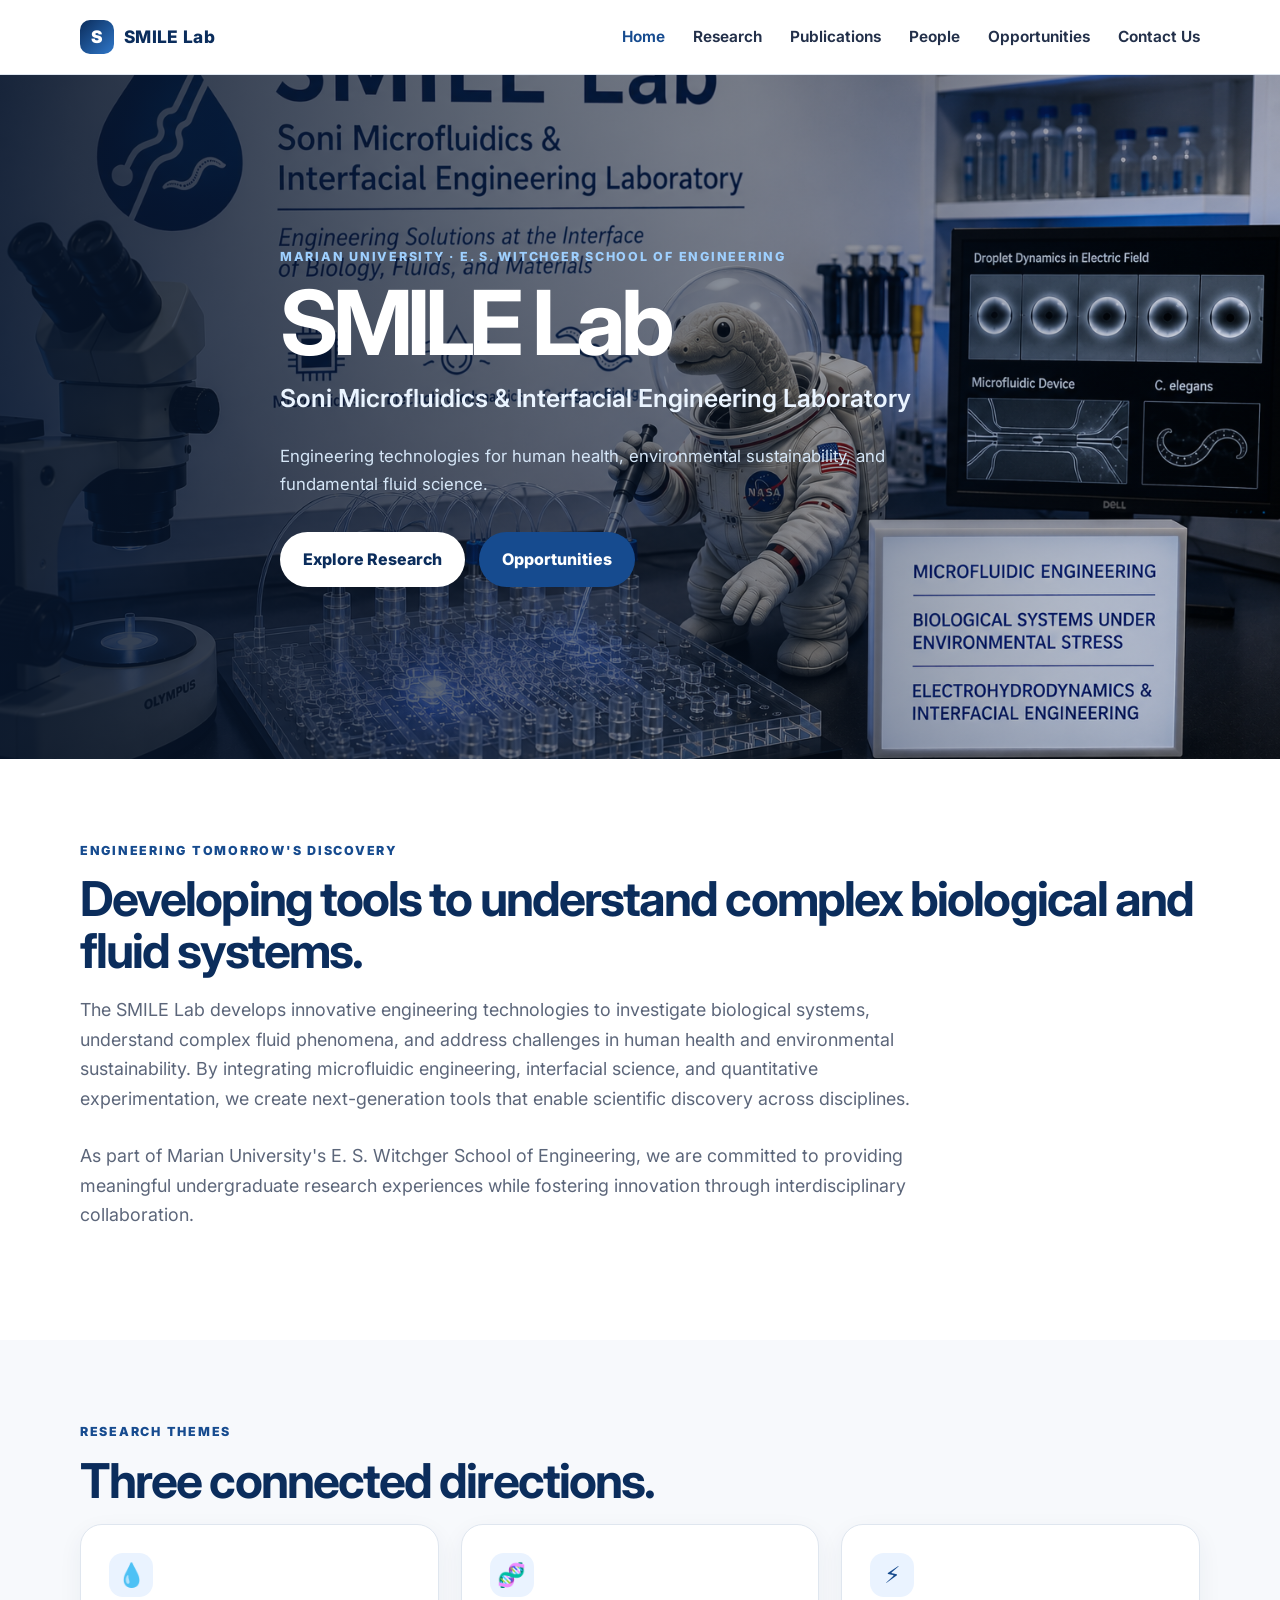
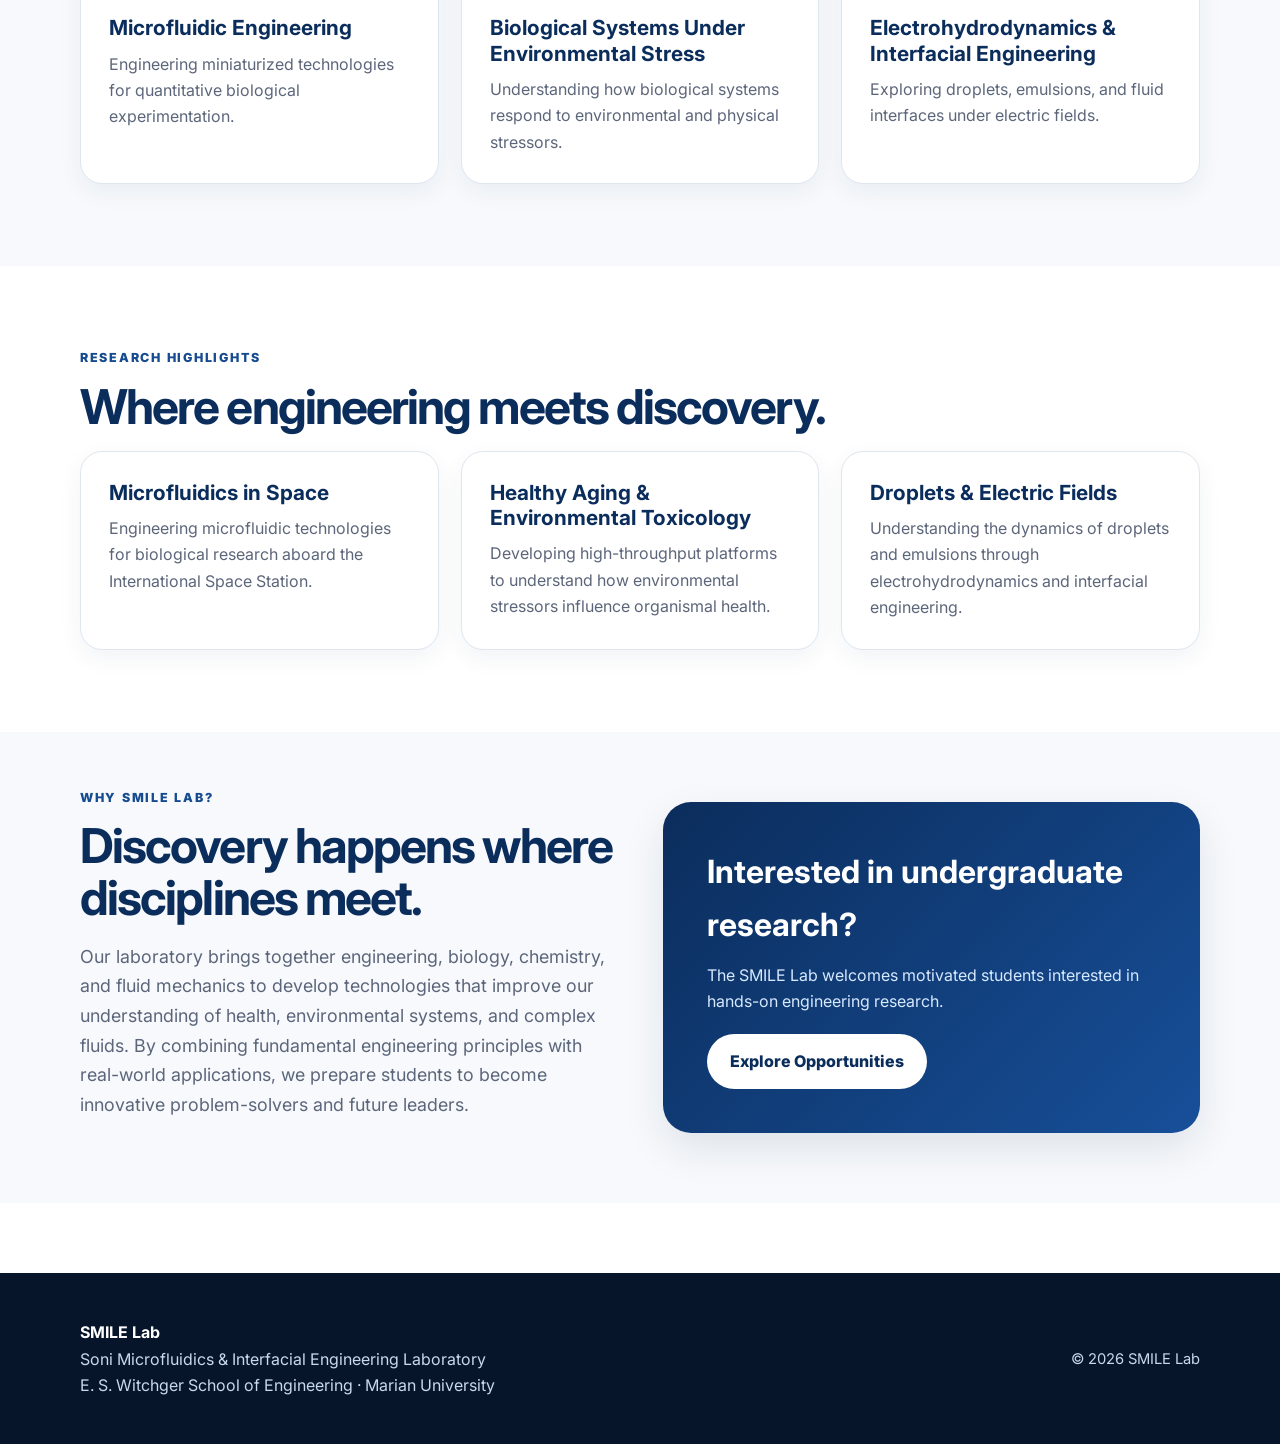
<file: index.html>
<!doctype html><html lang="en"><head><meta charset="utf-8"><meta name="viewport" content="width=device-width,initial-scale=1"><title>SMILE Lab | Marian University</title><meta name="description" content="Soni Microfluidics & Interfacial Engineering Laboratory at Marian University."><link rel="preconnect" href="https://fonts.googleapis.com"><link rel="preconnect" href="https://fonts.gstatic.com" crossorigin><link href="https://fonts.googleapis.com/css2?family=Inter:wght@400;500;650;750;800;900&display=swap" rel="stylesheet"><link rel="stylesheet" href="style.css"></head><body>
<header class="nav"><div class="container nav-inner"><a class="brand" href="index.html"><span class="brand-mark">S</span><span>SMILE Lab</span></a><button class="menu-btn">Menu</button><nav class="nav-links"><a class="active" href="index.html">Home</a><a href="research.html">Research</a><a href="publications.html">Publications</a><a href="people.html">People</a><a href="opportunities.html">Opportunities</a><a href="contact.html">Contact Us</a></nav></div></header>
<main>
<section class="hero"><img src="hero-lab.png" alt="SMILE Lab microfluidics and interfacial engineering laboratory scene"><div class="container hero-content"><div class="eyebrow">Marian University · E. S. Witchger School of Engineering</div><h1>SMILE Lab</h1><div class="subtitle">Soni Microfluidics &amp; Interfacial Engineering Laboratory</div><p class="tagline">Engineering technologies for human health, environmental sustainability, and fundamental fluid science.</p><div class="btn-row"><a class="btn btn-light" href="research.html">Explore Research</a><a class="btn btn-primary" href="opportunities.html">Opportunities</a></div></div></section>
<section><div class="container"><div class="kicker">Engineering Tomorrow's Discovery</div><h2 class="section-title">Developing tools to understand complex biological and fluid systems.</h2><p class="section-lead">The SMILE Lab develops innovative engineering technologies to investigate biological systems, understand complex fluid phenomena, and address challenges in human health and environmental sustainability. By integrating microfluidic engineering, interfacial science, and quantitative experimentation, we create next-generation tools that enable scientific discovery across disciplines.</p><p class="section-lead">As part of Marian University's E. S. Witchger School of Engineering, we are committed to providing meaningful undergraduate research experiences while fostering innovation through interdisciplinary collaboration.</p></div></section>
<section class="pale"><div class="container"><div class="kicker">Research Themes</div><h2 class="section-title">Three connected directions.</h2><div class="grid-3"><a class="card" href="research.html#ehd"><div class="icon">💧</div><h3>Microfluidic Engineering</h3><p>Engineering miniaturized technologies for quantitative biological experimentation.</p></a><a class="card" href="research.html#tox"><div class="icon">🧬</div><h3>Biological Systems Under Environmental Stress</h3><p>Understanding how biological systems respond to environmental and physical stressors.</p></a><a class="card" href="research.html#ehd"><div class="icon">⚡</div><h3>Electrohydrodynamics &amp; Interfacial Engineering</h3><p>Exploring droplets, emulsions, and fluid interfaces under electric fields.</p></a></div></div></section>
<section><div class="container"><div class="kicker">Research Highlights</div><h2 class="section-title">Where engineering meets discovery.</h2><div class="grid-3"><div class="card"><h3>Microfluidics in Space</h3><p>Engineering microfluidic technologies for biological research aboard the International Space Station.</p></div><div class="card"><h3>Healthy Aging &amp; Environmental Toxicology</h3><p>Developing high-throughput platforms to understand how environmental stressors influence organismal health.</p></div><div class="card"><h3>Droplets &amp; Electric Fields</h3><p>Understanding the dynamics of droplets and emulsions through electrohydrodynamics and interfacial engineering.</p></div></div></div></section>
<section class="pale section-sm"><div class="container split"><div><div class="kicker">Why SMILE Lab?</div><h2 class="section-title">Discovery happens where disciplines meet.</h2><p class="section-lead">Our laboratory brings together engineering, biology, chemistry, and fluid mechanics to develop technologies that improve our understanding of health, environmental systems, and complex fluids. By combining fundamental engineering principles with real-world applications, we prepare students to become innovative problem-solvers and future leaders.</p></div><div class="cta"><h2>Interested in undergraduate research?</h2><p>The SMILE Lab welcomes motivated students interested in hands-on engineering research.</p><a class="btn btn-light" href="opportunities.html">Explore Opportunities</a></div></div></section>
</main><footer class="footer"><div class="container footer-grid"><div><strong>SMILE Lab</strong><br>Soni Microfluidics &amp; Interfacial Engineering Laboratory<br>E. S. Witchger School of Engineering · Marian University</div><div class="small">© 2026 SMILE Lab</div></div></footer><script src="main.js"></script></body></html>
</file>
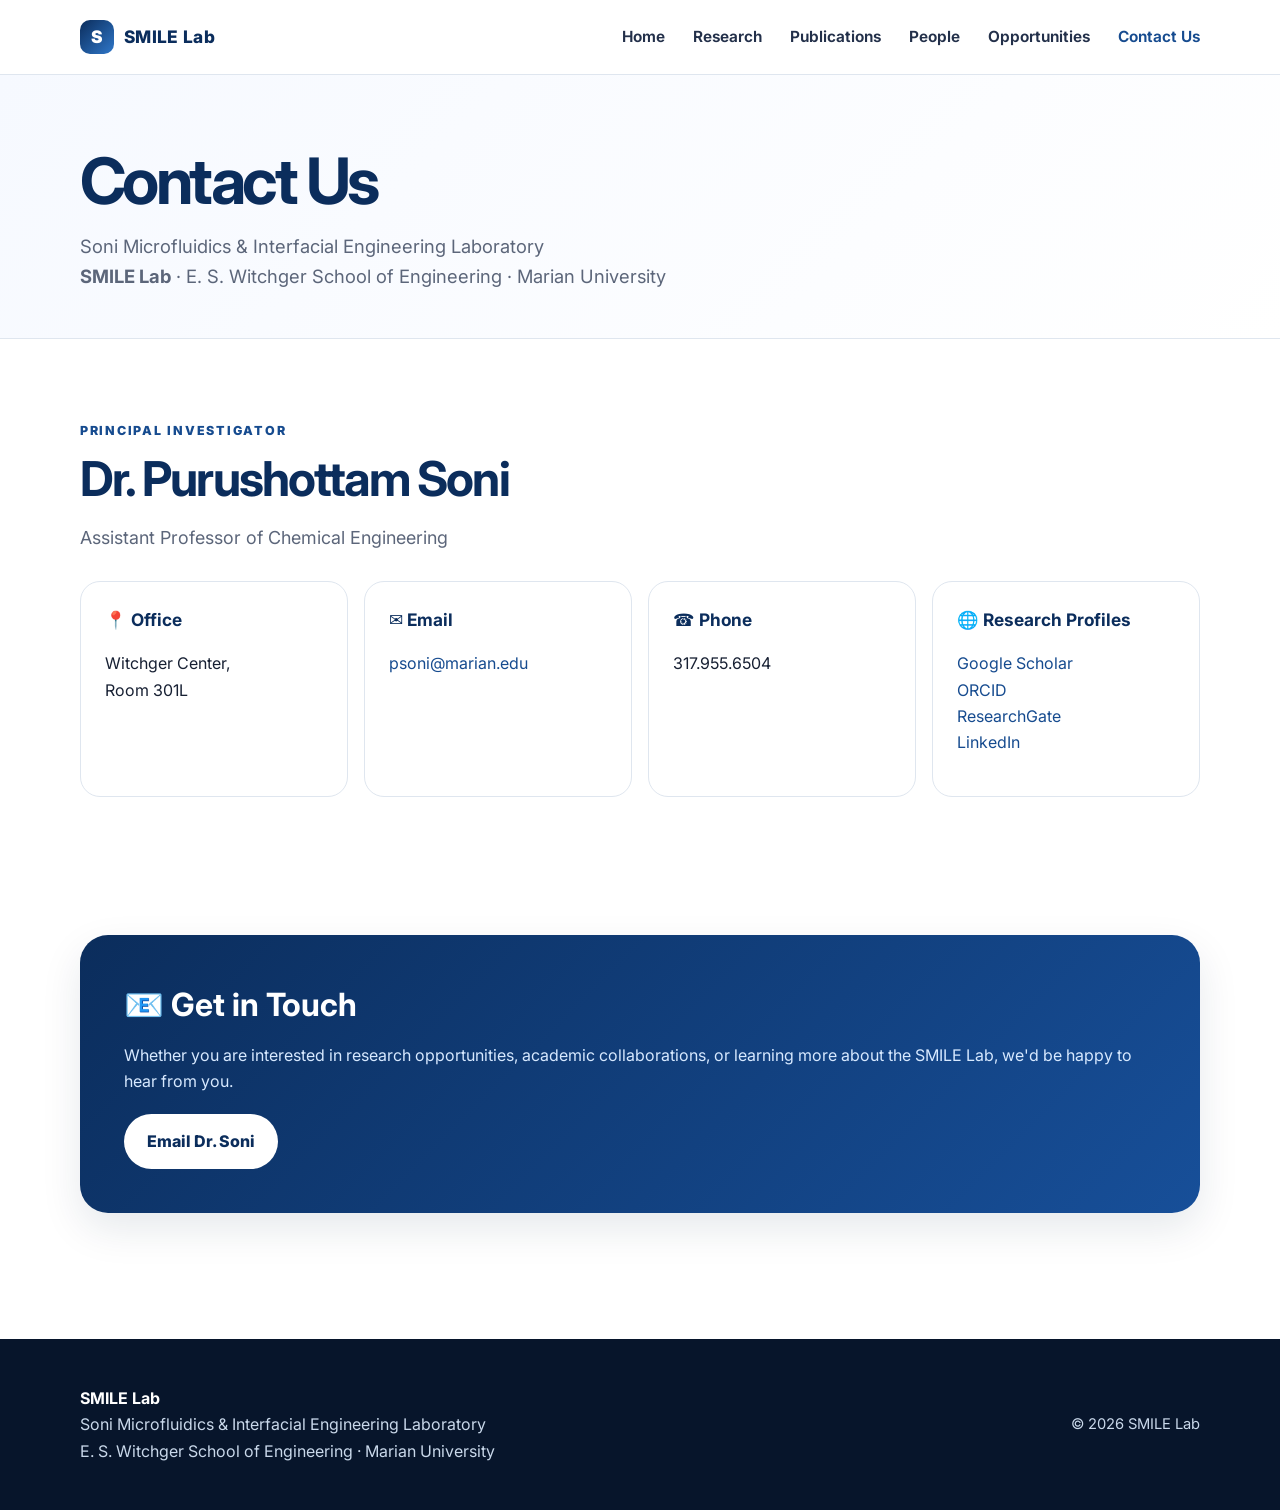
<file: contact.html>
<!doctype html><html lang="en"><head><meta charset="utf-8"><meta name="viewport" content="width=device-width,initial-scale=1"><title>Contact Us | SMILE Lab</title><link rel="preconnect" href="https://fonts.googleapis.com"><link rel="preconnect" href="https://fonts.gstatic.com" crossorigin><link href="https://fonts.googleapis.com/css2?family=Inter:wght@400;500;650;750;800;900&display=swap" rel="stylesheet"><link rel="stylesheet" href="style.css"></head><body>
<header class="nav"><div class="container nav-inner"><a class="brand" href="index.html"><span class="brand-mark">S</span><span>SMILE Lab</span></a><button class="menu-btn">Menu</button><nav class="nav-links"><a href="index.html">Home</a><a href="research.html">Research</a><a href="publications.html">Publications</a><a href="people.html">People</a><a href="opportunities.html">Opportunities</a><a class="active" href="contact.html">Contact Us</a></nav></div></header>
<main><section class="page-hero"><div class="container"><h1>Contact Us</h1><p>Soni Microfluidics &amp; Interfacial Engineering Laboratory<br><strong>SMILE Lab</strong> · E. S. Witchger School of Engineering · Marian University</p></div></section>
<section><div class="container"><div class="kicker">Principal Investigator</div><h2 class="section-title">Dr. Purushottam Soni</h2><p class="section-lead">Assistant Professor of Chemical Engineering</p><div class="contact-grid"><div class="contact-card"><h3>📍 Office</h3><p>Witchger Center,<br>Room 301L</p></div><div class="contact-card"><h3>✉️ Email</h3><p><a href="mailto:psoni@marian.edu">psoni@marian.edu</a></p></div><div class="contact-card"><h3>☎️ Phone</h3><p>317.955.6504</p></div><div class="contact-card"><h3>🌐 Research Profiles</h3><p><a href="https://scholar.google.com/citations?user=D0qEjpcAAAAJ&hl=en&oi=ao" target="_blank" rel="noopener">Google Scholar</a><br><a href="#">ORCID</a><br><a href="#">ResearchGate</a><br><a href="#">LinkedIn</a></p></div></div></div></section>
<section class="section-sm"><div class="container"><div class="cta"><h2>📧 Get in Touch</h2><p>Whether you are interested in research opportunities, academic collaborations, or learning more about the SMILE Lab, we'd be happy to hear from you.</p><a class="btn btn-light" href="mailto:psoni@marian.edu">Email Dr. Soni</a></div></div></section>
</main><footer class="footer"><div class="container footer-grid"><div><strong>SMILE Lab</strong><br>Soni Microfluidics &amp; Interfacial Engineering Laboratory<br>E. S. Witchger School of Engineering · Marian University</div><div class="small">© 2026 SMILE Lab</div></div></footer><script src="main.js"></script></body></html>
</file>
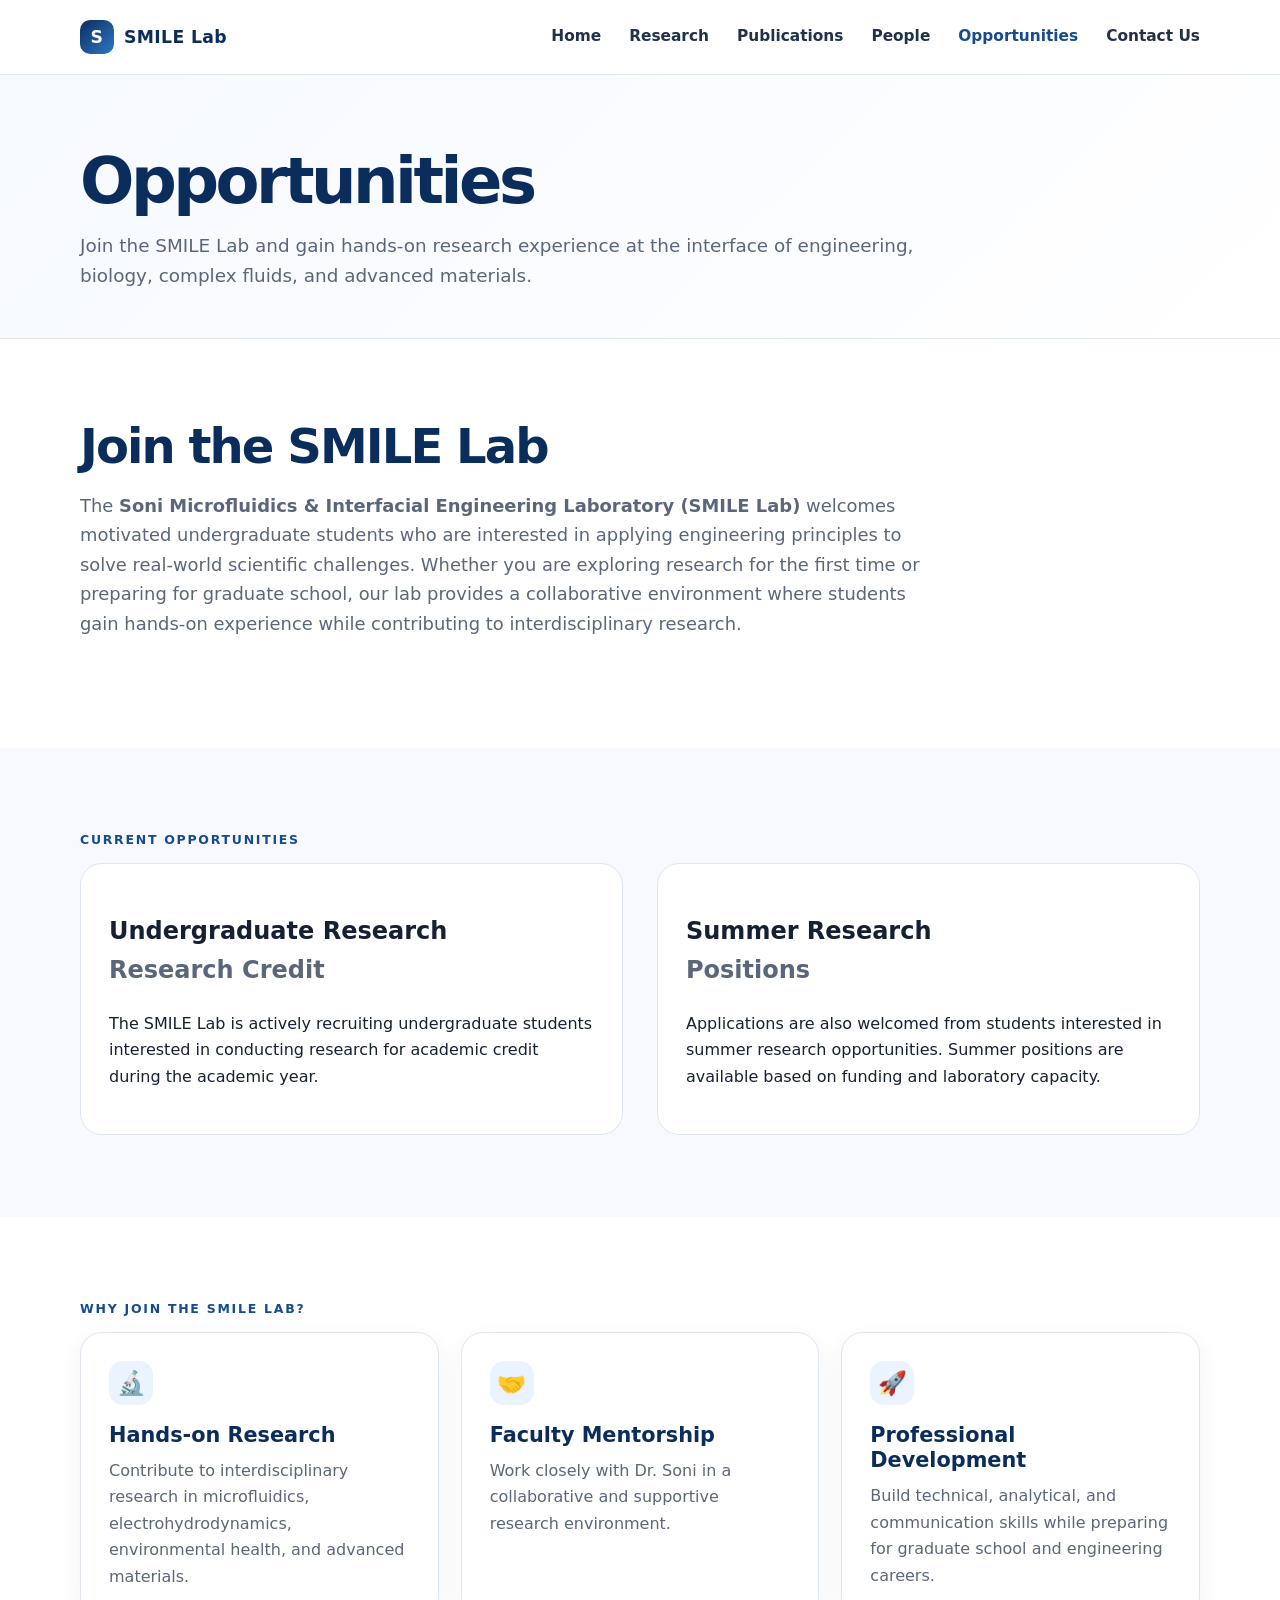
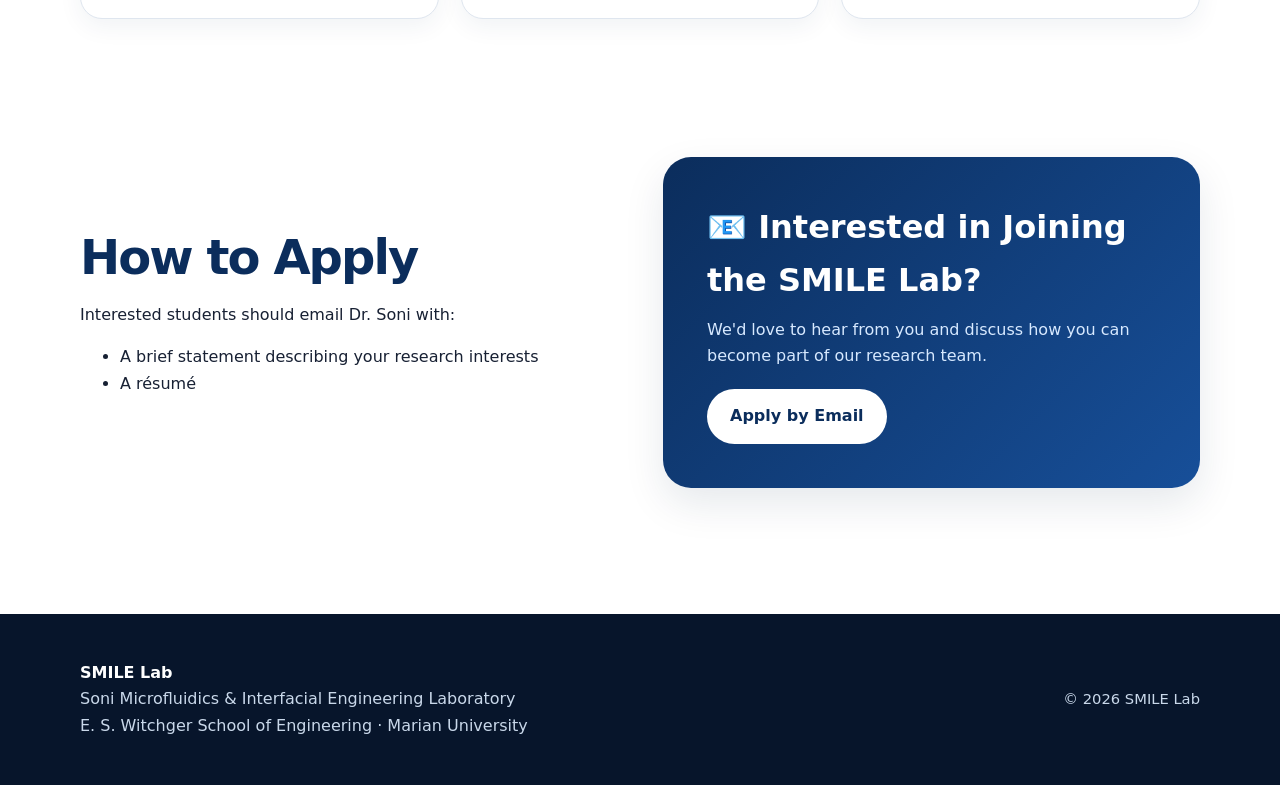
<file: join.html>
<!doctype html><html lang="en"><head><meta charset="utf-8"><meta http-equiv="refresh" content="0; url=opportunities.html"><title>Redirecting...</title></head><body><p>Redirecting to <a href="opportunities.html">Opportunities</a>.</p></body></html>
</file>
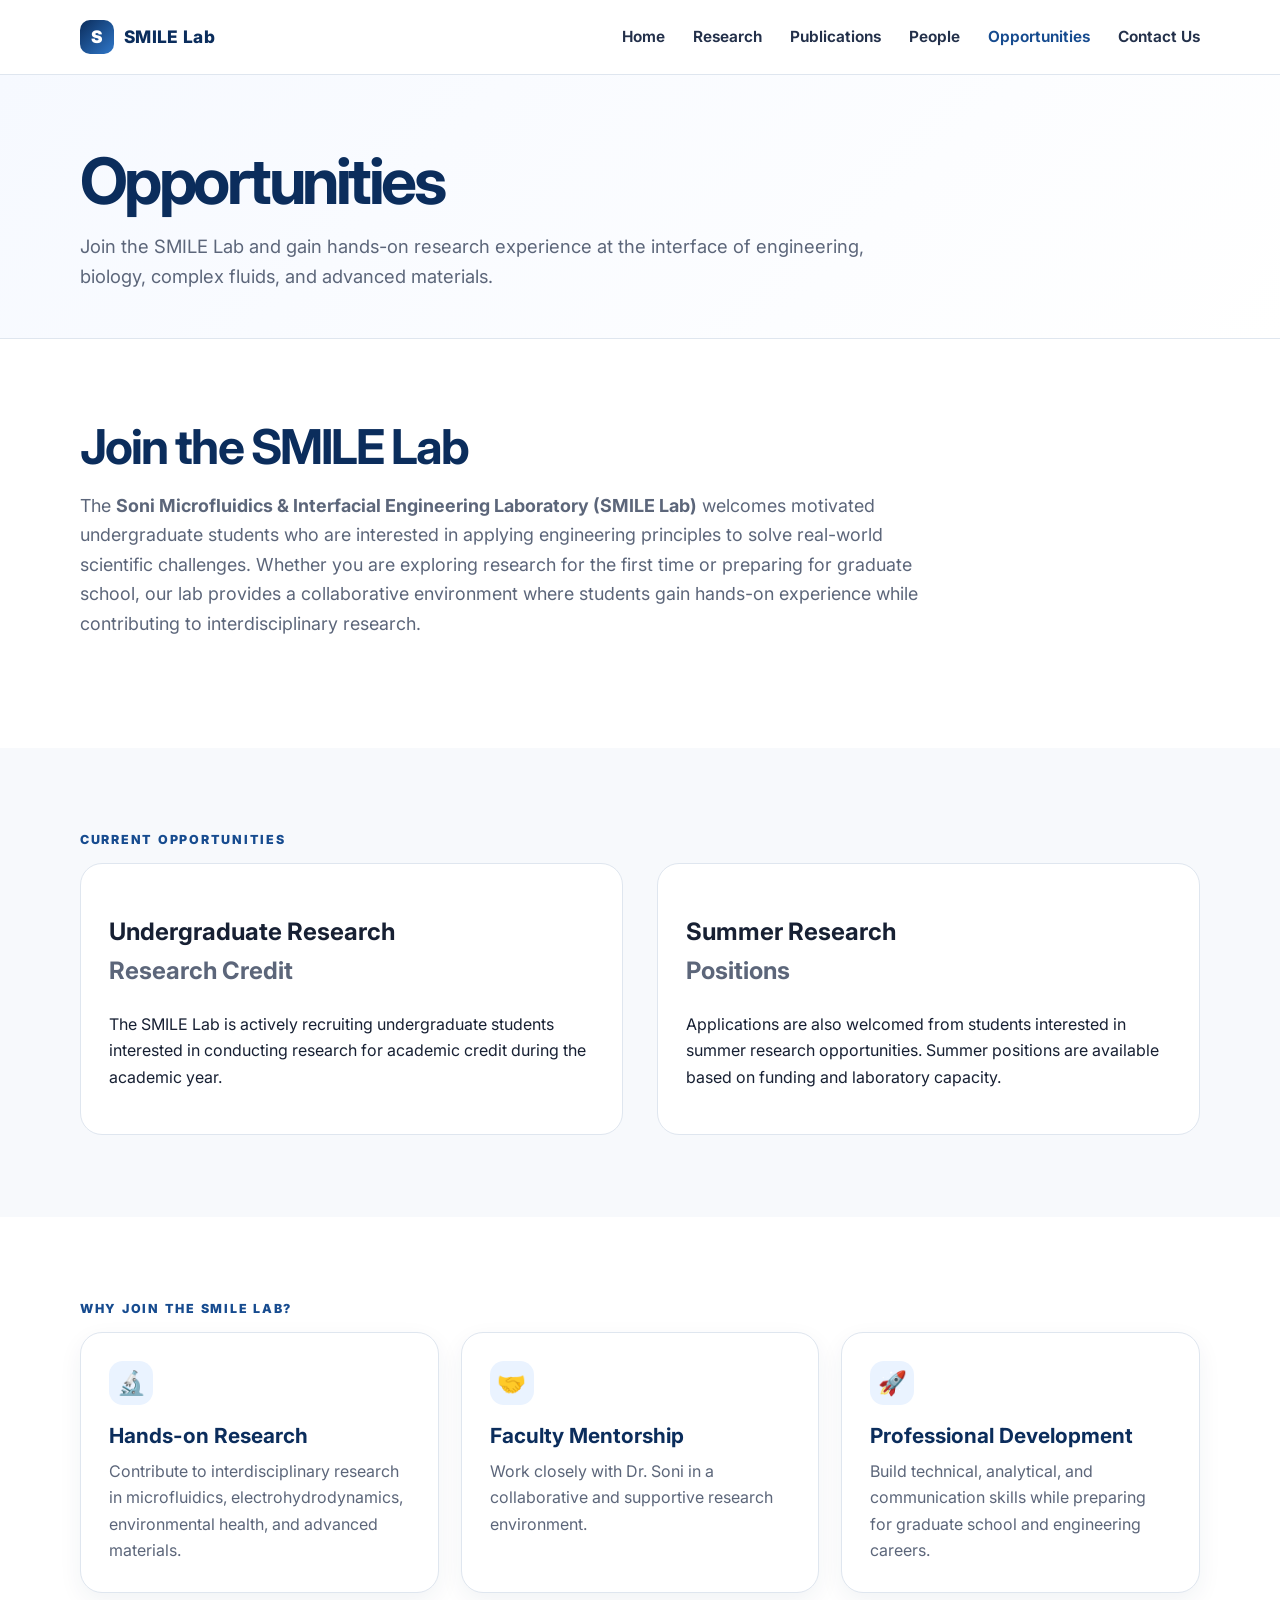
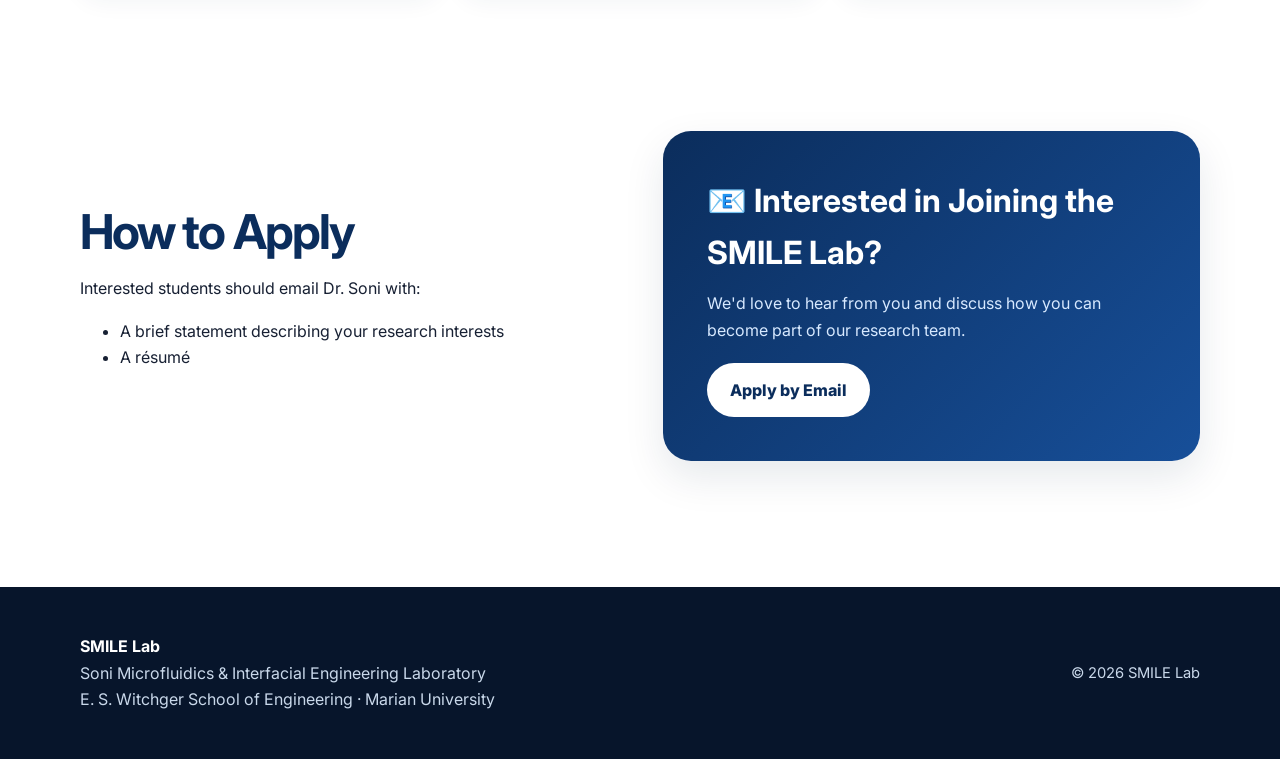
<file: opportunities.html>
<!doctype html><html lang="en"><head><meta charset="utf-8"><meta name="viewport" content="width=device-width,initial-scale=1"><title>Opportunities | SMILE Lab</title><link rel="preconnect" href="https://fonts.googleapis.com"><link rel="preconnect" href="https://fonts.gstatic.com" crossorigin><link href="https://fonts.googleapis.com/css2?family=Inter:wght@400;500;650;750;800;900&display=swap" rel="stylesheet"><link rel="stylesheet" href="style.css"></head><body>
<header class="nav"><div class="container nav-inner"><a class="brand" href="index.html"><span class="brand-mark">S</span><span>SMILE Lab</span></a><button class="menu-btn">Menu</button><nav class="nav-links"><a href="index.html">Home</a><a href="research.html">Research</a><a href="publications.html">Publications</a><a href="people.html">People</a><a class="active" href="opportunities.html">Opportunities</a><a href="contact.html">Contact Us</a></nav></div></header>
<main><section class="page-hero"><div class="container"><h1>Opportunities</h1><p>Join the SMILE Lab and gain hands-on research experience at the interface of engineering, biology, complex fluids, and advanced materials.</p></div></section>
<section><div class="container"><h2 class="section-title">Join the SMILE Lab</h2><p class="section-lead">The <strong>Soni Microfluidics &amp; Interfacial Engineering Laboratory (SMILE Lab)</strong> welcomes motivated undergraduate students who are interested in applying engineering principles to solve real-world scientific challenges. Whether you are exploring research for the first time or preparing for graduate school, our lab provides a collaborative environment where students gain hands-on experience while contributing to interdisciplinary research.</p></div></section>
<section class="pale"><div class="container"><div class="kicker">Current Opportunities</div><div class="grid-2"><div class="opportunity-card"><h2>Undergraduate Research<br><span class="muted">Research Credit</span></h2><p>The SMILE Lab is actively recruiting undergraduate students interested in conducting research for academic credit during the academic year.</p></div><div class="opportunity-card"><h2>Summer Research<br><span class="muted">Positions</span></h2><p>Applications are also welcomed from students interested in summer research opportunities. Summer positions are available based on funding and laboratory capacity.</p></div></div></div></section>
<section><div class="container"><div class="kicker">Why Join the SMILE Lab?</div><div class="grid-3"><div class="card"><div class="icon">🔬</div><h3>Hands-on Research</h3><p>Contribute to interdisciplinary research in microfluidics, electrohydrodynamics, environmental health, and advanced materials.</p></div><div class="card"><div class="icon">🤝</div><h3>Faculty Mentorship</h3><p>Work closely with Dr. Soni in a collaborative and supportive research environment.</p></div><div class="card"><div class="icon">🚀</div><h3>Professional Development</h3><p>Build technical, analytical, and communication skills while preparing for graduate school and engineering careers.</p></div></div></div></section>
<section class="section-sm"><div class="container split"><div><h2 class="section-title">How to Apply</h2><p>Interested students should email Dr. Soni with:</p><ul><li>A brief statement describing your research interests</li><li>A résumé</li></ul></div><div class="cta"><h2>📧 Interested in Joining the SMILE Lab?</h2><p>We'd love to hear from you and discuss how you can become part of our research team.</p><a class="btn btn-light" href="mailto:psoni@marian.edu?subject=Undergraduate%20Research%20Inquiry%20-%20Your%20Name">Apply by Email</a></div></div></section>
</main><footer class="footer"><div class="container footer-grid"><div><strong>SMILE Lab</strong><br>Soni Microfluidics &amp; Interfacial Engineering Laboratory<br>E. S. Witchger School of Engineering · Marian University</div><div class="small">© 2026 SMILE Lab</div></div></footer><script src="main.js"></script></body></html>
</file>
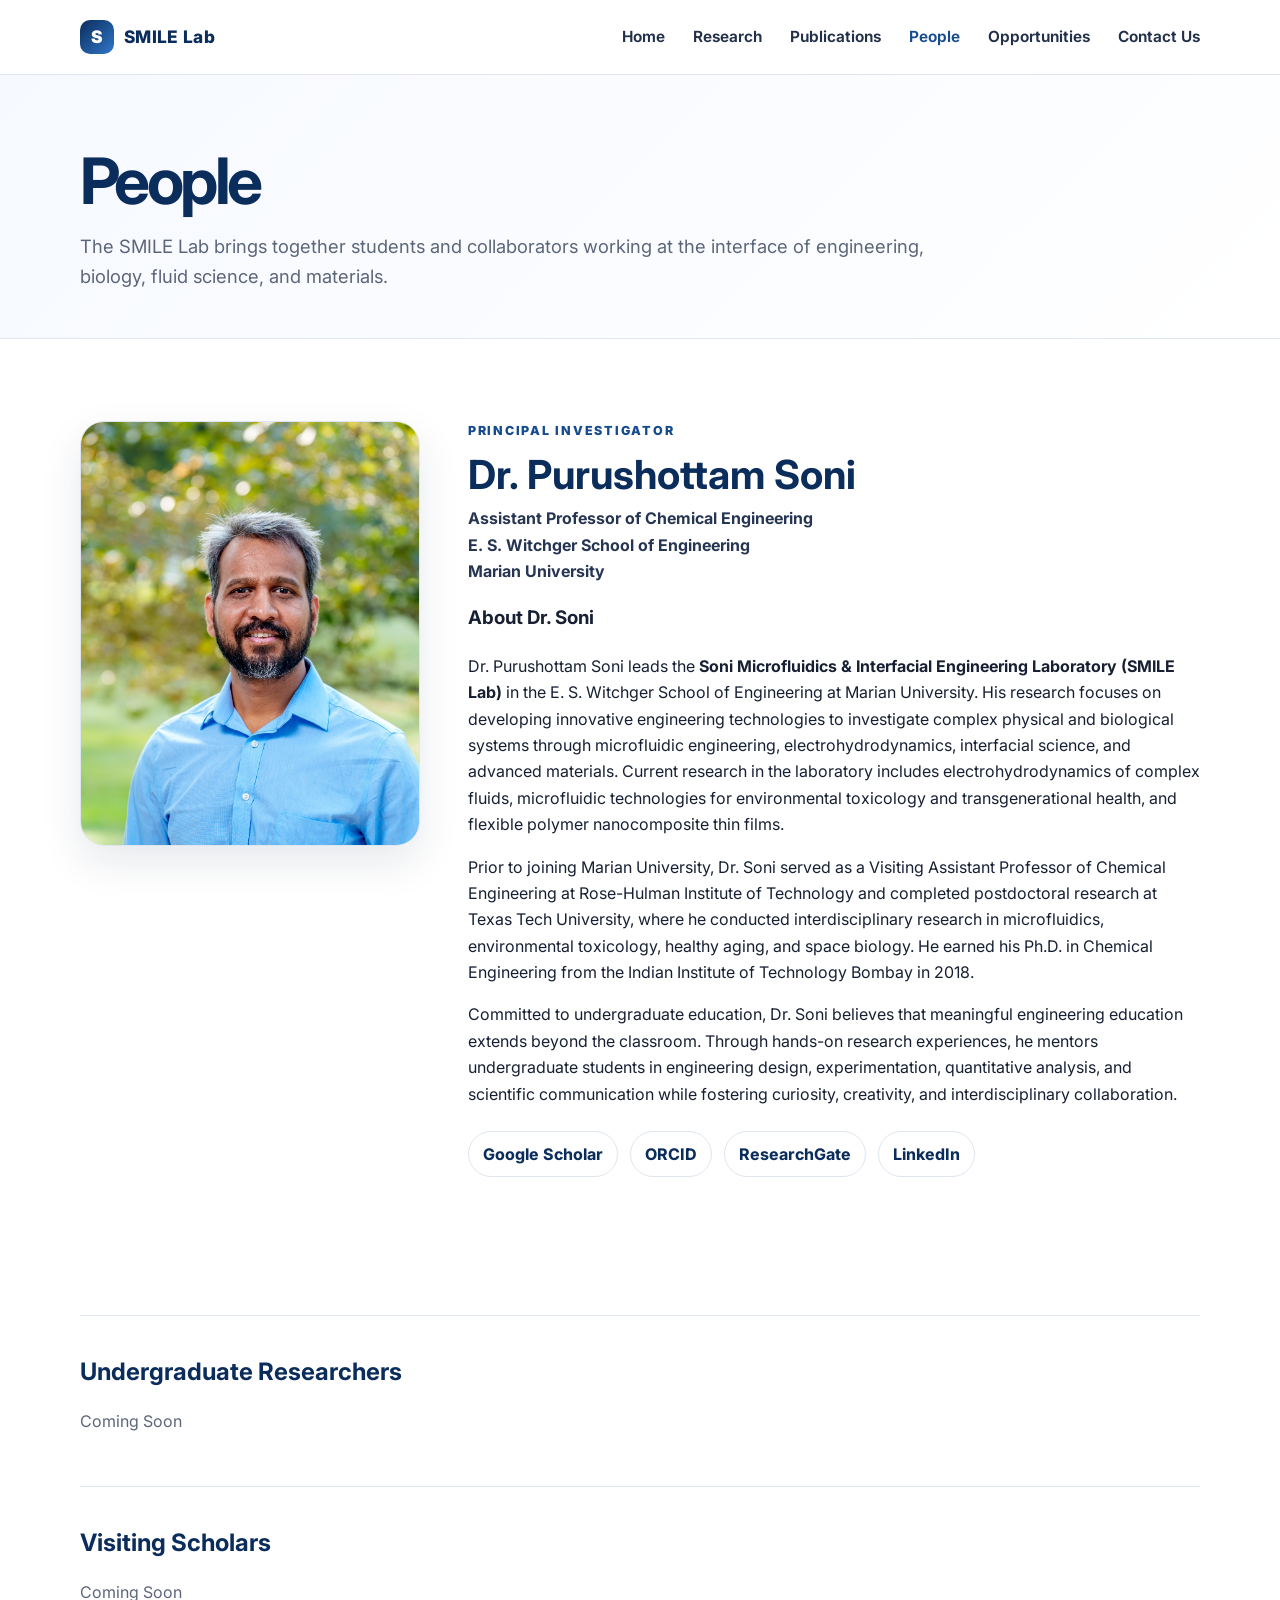
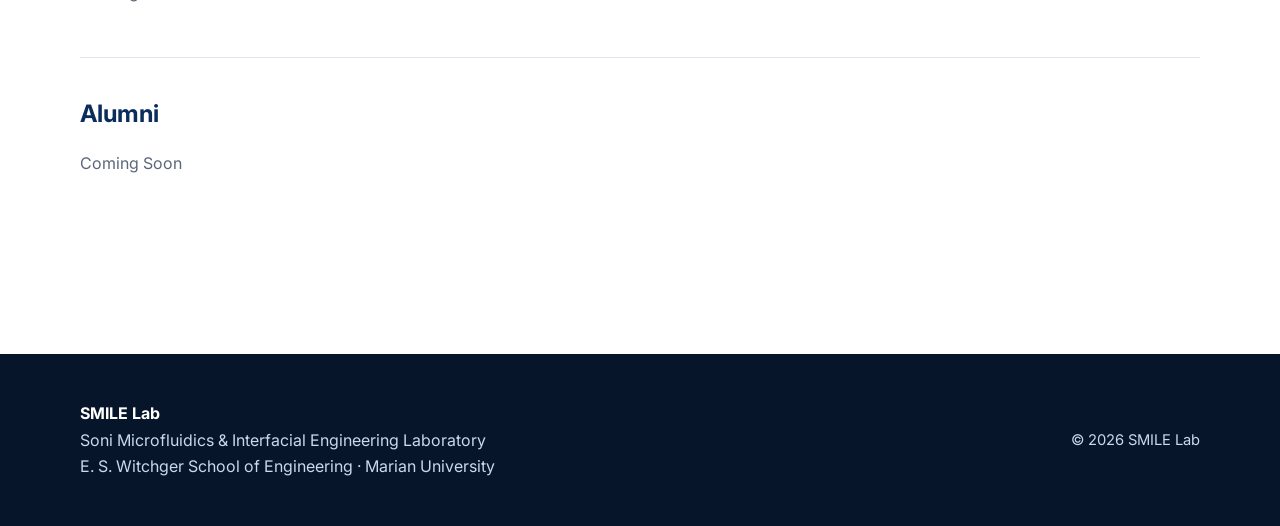
<file: people.html>
<!doctype html><html lang="en"><head><meta charset="utf-8"><meta name="viewport" content="width=device-width,initial-scale=1"><title>People | SMILE Lab</title><link rel="preconnect" href="https://fonts.googleapis.com"><link rel="preconnect" href="https://fonts.gstatic.com" crossorigin><link href="https://fonts.googleapis.com/css2?family=Inter:wght@400;500;650;750;800;900&display=swap" rel="stylesheet"><link rel="stylesheet" href="style.css"></head><body>
<header class="nav"><div class="container nav-inner"><a class="brand" href="index.html"><span class="brand-mark">S</span><span>SMILE Lab</span></a><button class="menu-btn">Menu</button><nav class="nav-links"><a href="index.html">Home</a><a href="research.html">Research</a><a href="publications.html">Publications</a><a class="active" href="people.html">People</a><a href="opportunities.html">Opportunities</a><a href="contact.html">Contact Us</a></nav></div></header>
<main><section class="page-hero"><div class="container"><h1>People</h1><p>The SMILE Lab brings together students and collaborators working at the interface of engineering, biology, fluid science, and materials.</p></div></section>
<section><div class="container profile"><div><img class="headshot" src="dr-soni.jpg" alt="Dr. Purushottam Soni"></div><div><div class="kicker">Principal Investigator</div><h2>Dr. Purushottam Soni</h2><div class="role">Assistant Professor of Chemical Engineering<br>E. S. Witchger School of Engineering<br>Marian University</div><h3>About Dr. Soni</h3><p>Dr. Purushottam Soni leads the <strong>Soni Microfluidics &amp; Interfacial Engineering Laboratory (SMILE Lab)</strong> in the E. S. Witchger School of Engineering at Marian University. His research focuses on developing innovative engineering technologies to investigate complex physical and biological systems through microfluidic engineering, electrohydrodynamics, interfacial science, and advanced materials. Current research in the laboratory includes electrohydrodynamics of complex fluids, microfluidic technologies for environmental toxicology and transgenerational health, and flexible polymer nanocomposite thin films.</p><p>Prior to joining Marian University, Dr. Soni served as a Visiting Assistant Professor of Chemical Engineering at Rose-Hulman Institute of Technology and completed postdoctoral research at Texas Tech University, where he conducted interdisciplinary research in microfluidics, environmental toxicology, healthy aging, and space biology. He earned his Ph.D. in Chemical Engineering from the Indian Institute of Technology Bombay in 2018.</p><p>Committed to undergraduate education, Dr. Soni believes that meaningful engineering education extends beyond the classroom. Through hands-on research experiences, he mentors undergraduate students in engineering design, experimentation, quantitative analysis, and scientific communication while fostering curiosity, creativity, and interdisciplinary collaboration.</p><div class="profile-links"><a class="chip" href="https://scholar.google.com/citations?user=D0qEjpcAAAAJ&hl=en&oi=ao" target="_blank" rel="noopener">Google Scholar</a><a class="chip" href="#">ORCID</a><a class="chip" href="#">ResearchGate</a><a class="chip" href="#">LinkedIn</a></div></div></div></section>
<section class="section-sm"><div class="container"><div class="simple-section"><h2>Undergraduate Researchers</h2><p class="muted">Coming Soon</p></div><div class="simple-section"><h2>Visiting Scholars</h2><p class="muted">Coming Soon</p></div><div class="simple-section"><h2>Alumni</h2><p class="muted">Coming Soon</p></div></div></section>
</main><footer class="footer"><div class="container footer-grid"><div><strong>SMILE Lab</strong><br>Soni Microfluidics &amp; Interfacial Engineering Laboratory<br>E. S. Witchger School of Engineering · Marian University</div><div class="small">© 2026 SMILE Lab</div></div></footer><script src="main.js"></script></body></html>
</file>
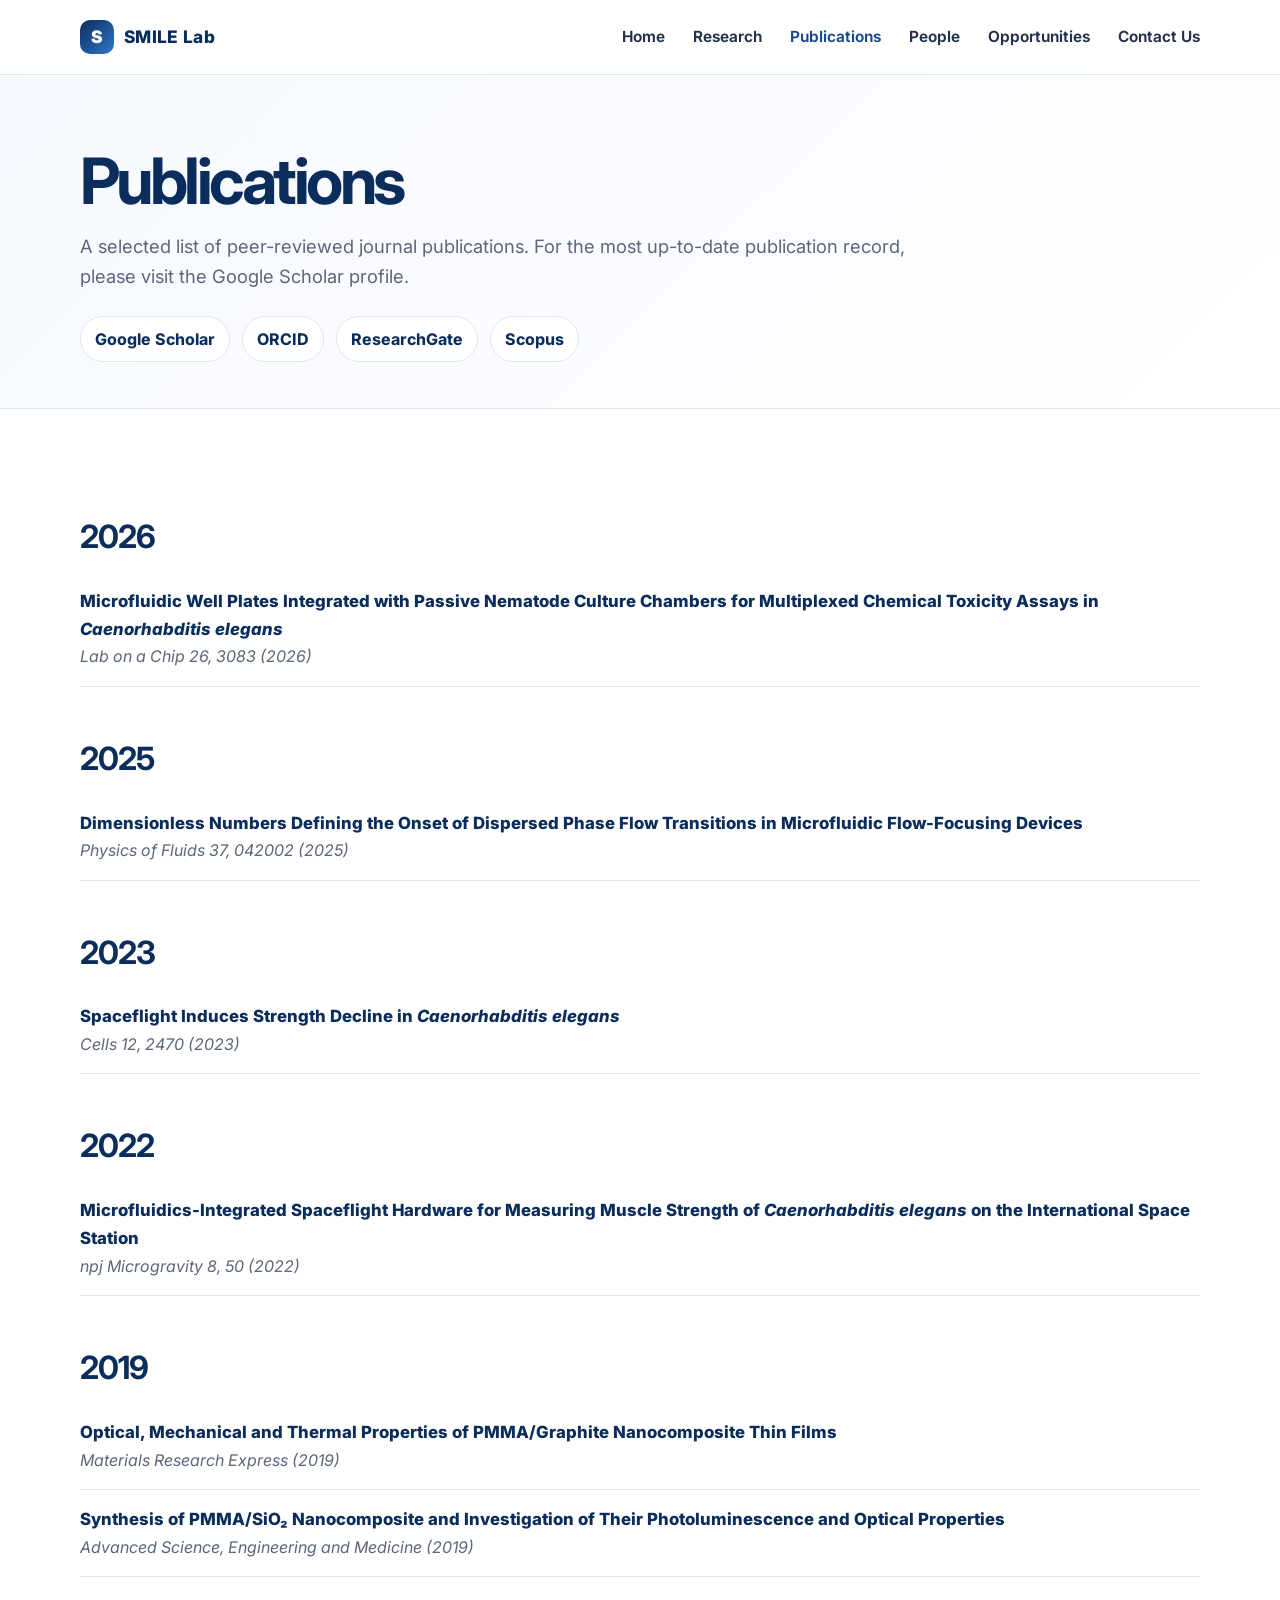
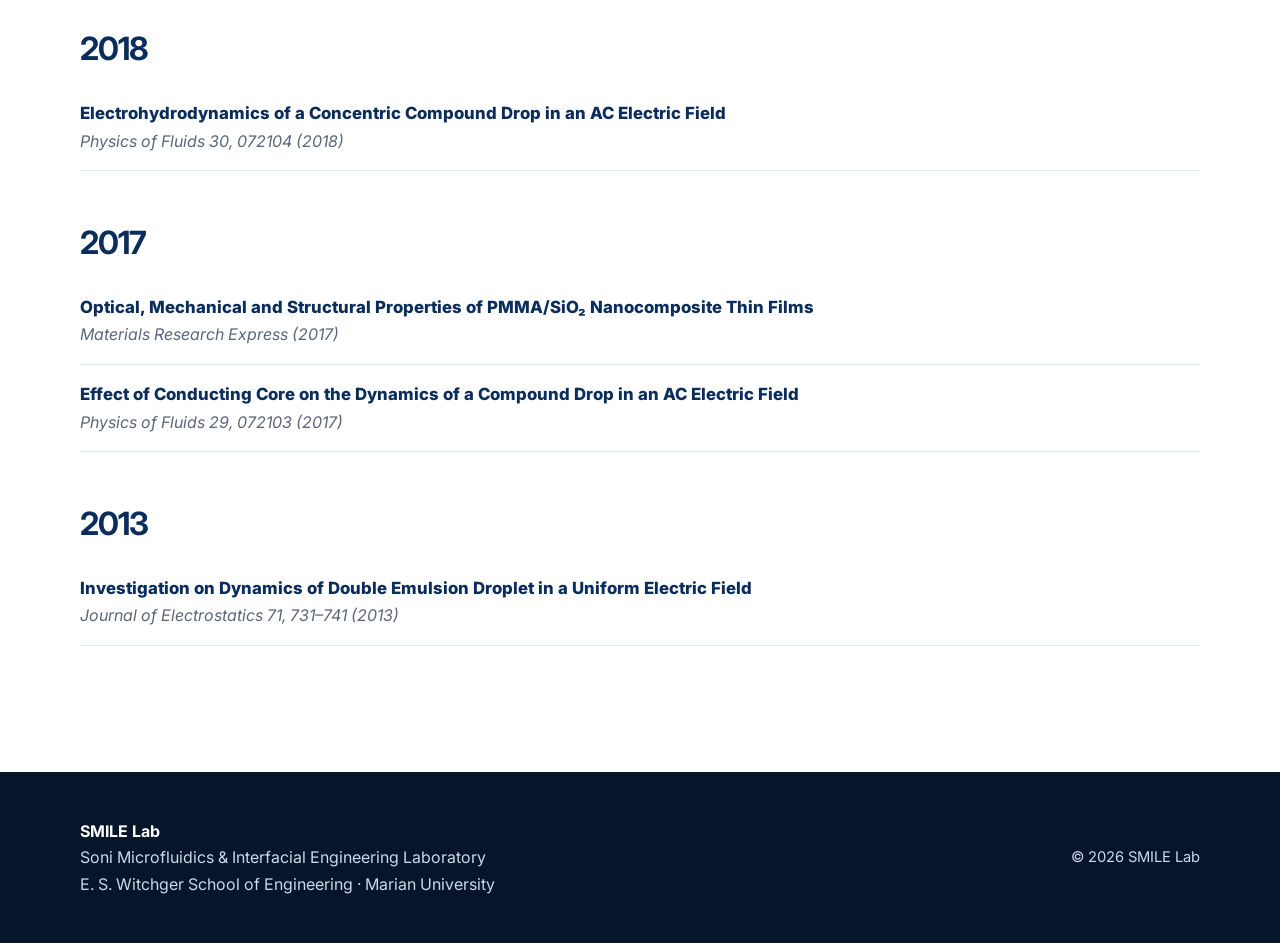
<file: publications.html>
<!doctype html><html lang="en"><head><meta charset="utf-8"><meta name="viewport" content="width=device-width,initial-scale=1"><title>Publications | SMILE Lab</title><link rel="preconnect" href="https://fonts.googleapis.com"><link rel="preconnect" href="https://fonts.gstatic.com" crossorigin><link href="https://fonts.googleapis.com/css2?family=Inter:wght@400;500;650;750;800;900&display=swap" rel="stylesheet"><link rel="stylesheet" href="style.css"></head><body>
<header class="nav"><div class="container nav-inner"><a class="brand" href="index.html"><span class="brand-mark">S</span><span>SMILE Lab</span></a><button class="menu-btn">Menu</button><nav class="nav-links"><a href="index.html">Home</a><a href="research.html">Research</a><a class="active" href="publications.html">Publications</a><a href="people.html">People</a><a href="opportunities.html">Opportunities</a><a href="contact.html">Contact Us</a></nav></div></header>
<main><section class="page-hero"><div class="container"><h1>Publications</h1><p>A selected list of peer-reviewed journal publications. For the most up-to-date publication record, please visit the Google Scholar profile.</p><div class="profile-links"><a class="chip" href="https://scholar.google.com/citations?user=D0qEjpcAAAAJ&hl=en&oi=ao" target="_blank" rel="noopener">Google Scholar</a><a class="chip" href="#">ORCID</a><a class="chip" href="#">ResearchGate</a><a class="chip" href="#">Scopus</a></div></div></section>
<section class="section-sm"><div class="container">
<h2 class="pub-year">2026</h2><div class="pub"><a class="title" href="https://doi.org/10.1039/D5LC01165E" target="_blank" rel="noopener">Microfluidic Well Plates Integrated with Passive Nematode Culture Chambers for Multiplexed Chemical Toxicity Assays in <em>Caenorhabditis elegans</em></a><div class="journal">Lab on a Chip 26, 3083 (2026)</div></div>
<h2 class="pub-year">2025</h2><div class="pub"><a class="title" href="https://doi.org/10.1063/5.0259469" target="_blank" rel="noopener">Dimensionless Numbers Defining the Onset of Dispersed Phase Flow Transitions in Microfluidic Flow-Focusing Devices</a><div class="journal">Physics of Fluids 37, 042002 (2025)</div></div>
<h2 class="pub-year">2023</h2><div class="pub"><a class="title" href="https://www.mdpi.com/2073-4409/12/20/2470" target="_blank" rel="noopener">Spaceflight Induces Strength Decline in <em>Caenorhabditis elegans</em></a><div class="journal">Cells 12, 2470 (2023)</div></div>
<h2 class="pub-year">2022</h2><div class="pub"><a class="title" href="https://doi.org/10.1038/s41526-022-00241-4" target="_blank" rel="noopener">Microfluidics-Integrated Spaceflight Hardware for Measuring Muscle Strength of <em>Caenorhabditis elegans</em> on the International Space Station</a><div class="journal">npj Microgravity 8, 50 (2022)</div></div>
<h2 class="pub-year">2019</h2><div class="pub"><a class="title" href="https://doi.org/10.1088/2053-1591/ab1dbe" target="_blank" rel="noopener">Optical, Mechanical and Thermal Properties of PMMA/Graphite Nanocomposite Thin Films</a><div class="journal">Materials Research Express (2019)</div></div><div class="pub"><a class="title" href="https://doi.org/10.1166/asem.2019.2326" target="_blank" rel="noopener">Synthesis of PMMA/SiO₂ Nanocomposite and Investigation of Their Photoluminescence and Optical Properties</a><div class="journal">Advanced Science, Engineering and Medicine (2019)</div></div>
<h2 class="pub-year">2018</h2><div class="pub"><a class="title" href="https://doi.org/10.1063/1.5034171" target="_blank" rel="noopener">Electrohydrodynamics of a Concentric Compound Drop in an AC Electric Field</a><div class="journal">Physics of Fluids 30, 072104 (2018)</div></div>
<h2 class="pub-year">2017</h2><div class="pub"><a class="title" href="https://doi.org/10.1088/2053-1591/aa6f03" target="_blank" rel="noopener">Optical, Mechanical and Structural Properties of PMMA/SiO₂ Nanocomposite Thin Films</a><div class="journal">Materials Research Express (2017)</div></div><div class="pub"><a class="title" href="https://doi.org/10.1063/1.4996045" target="_blank" rel="noopener">Effect of Conducting Core on the Dynamics of a Compound Drop in an AC Electric Field</a><div class="journal">Physics of Fluids 29, 072103 (2017)</div></div>
<h2 class="pub-year">2013</h2><div class="pub"><a class="title" href="https://doi.org/10.1016/j.elstat.2013.04.008" target="_blank" rel="noopener">Investigation on Dynamics of Double Emulsion Droplet in a Uniform Electric Field</a><div class="journal">Journal of Electrostatics 71, 731–741 (2013)</div></div>
</div></section></main><footer class="footer"><div class="container footer-grid"><div><strong>SMILE Lab</strong><br>Soni Microfluidics &amp; Interfacial Engineering Laboratory<br>E. S. Witchger School of Engineering · Marian University</div><div class="small">© 2026 SMILE Lab</div></div></footer><script src="main.js"></script></body></html>
</file>
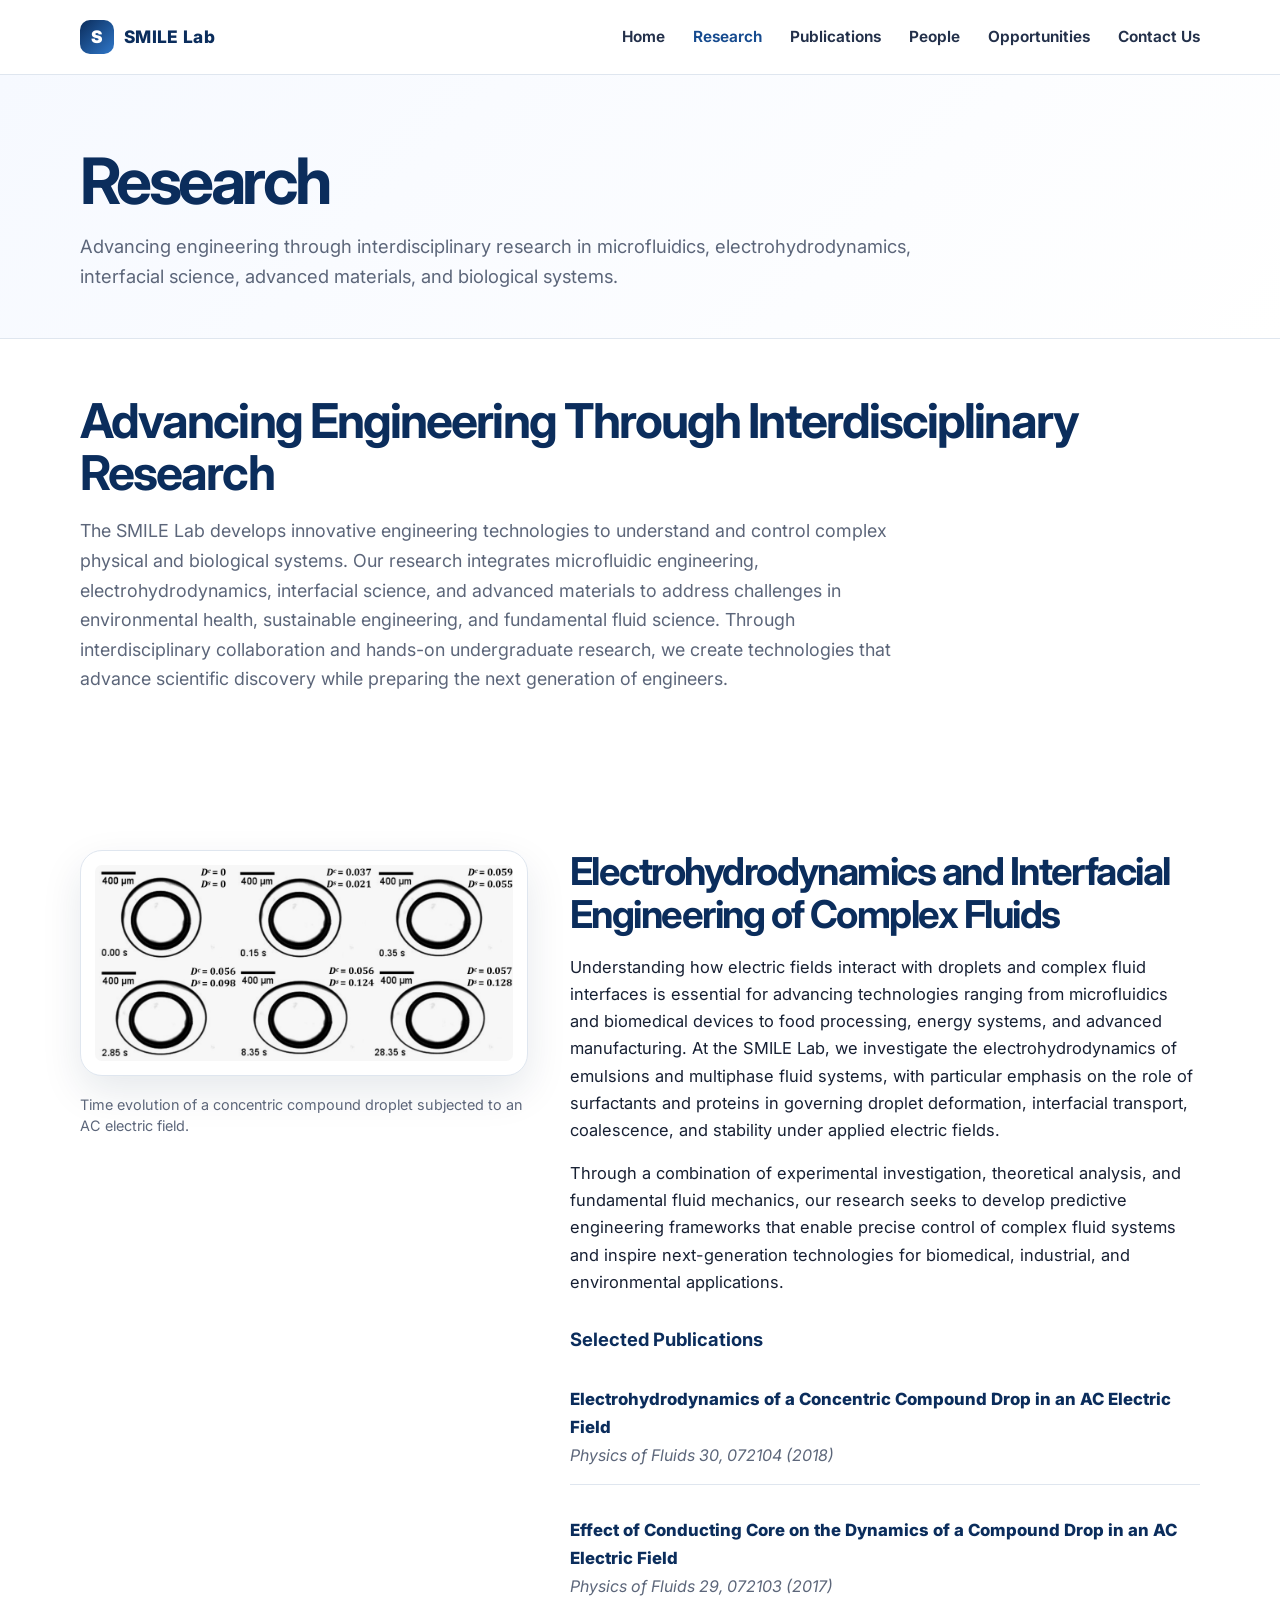
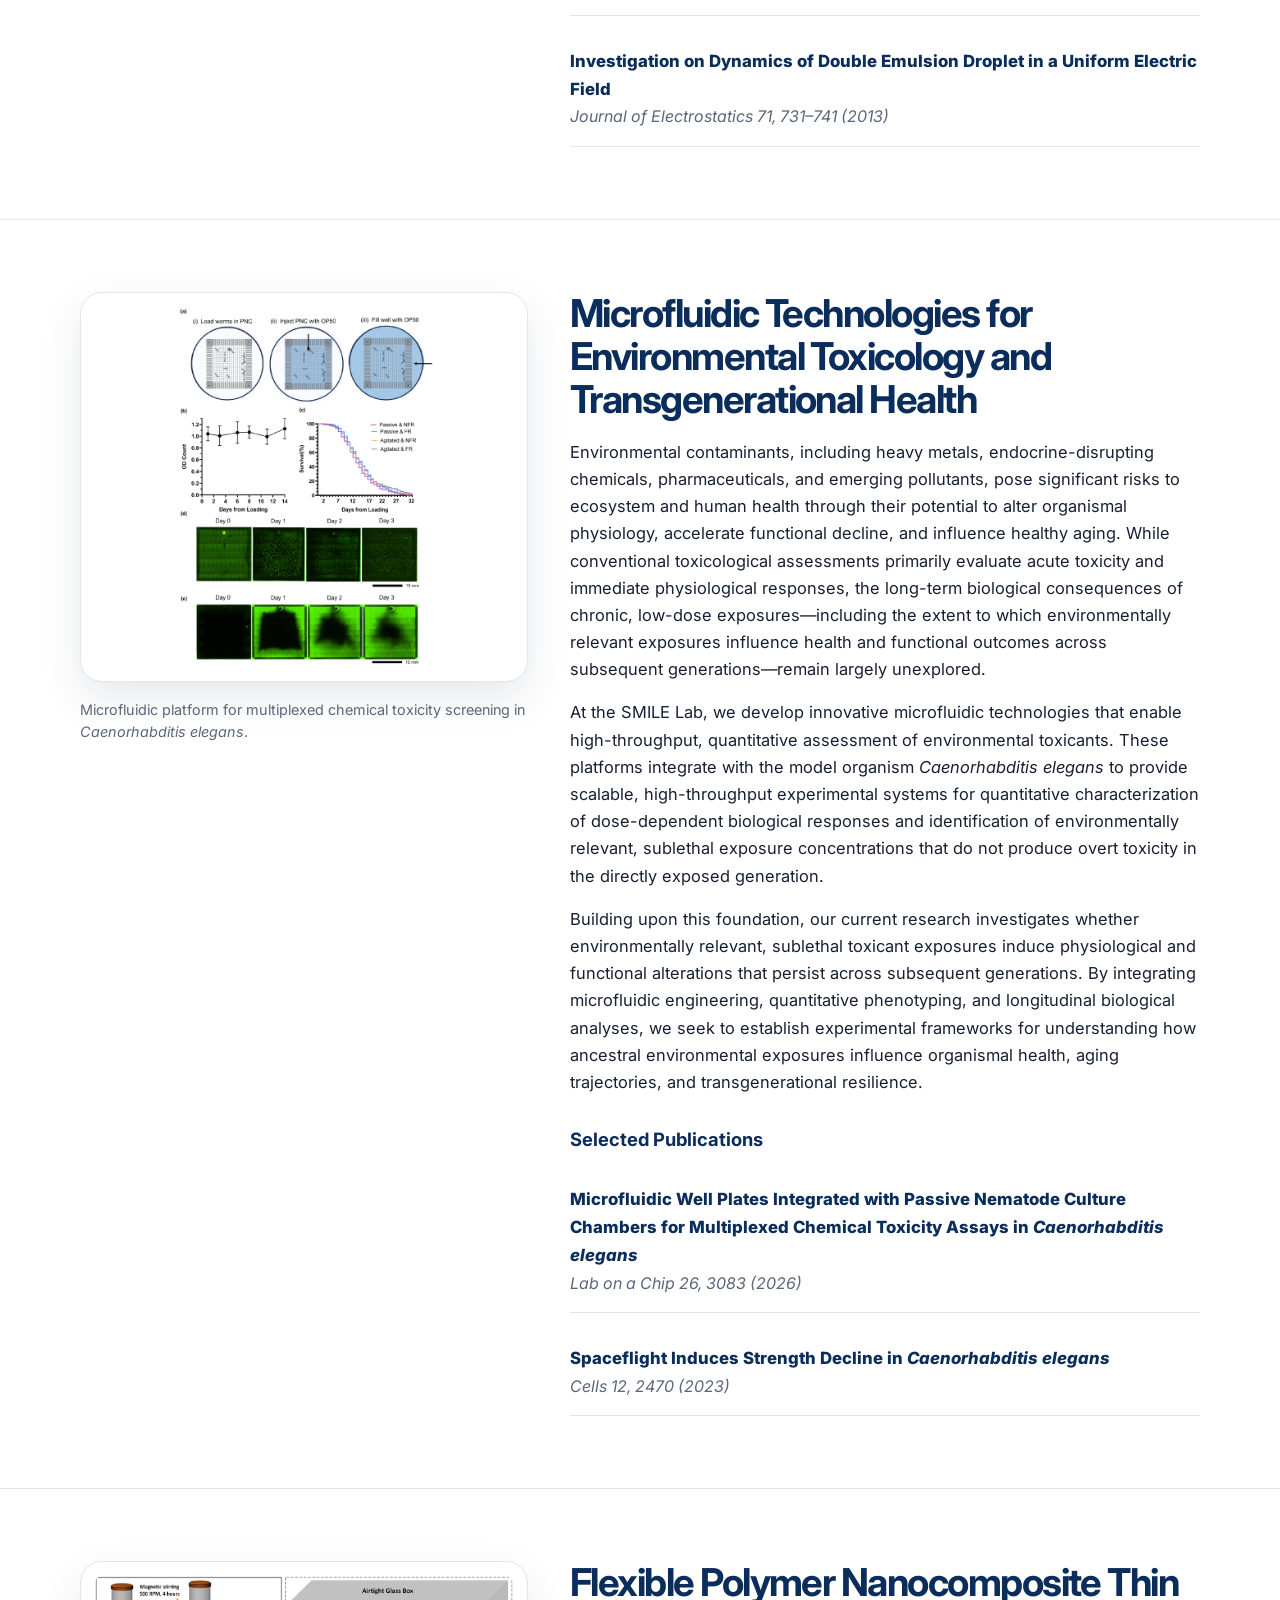
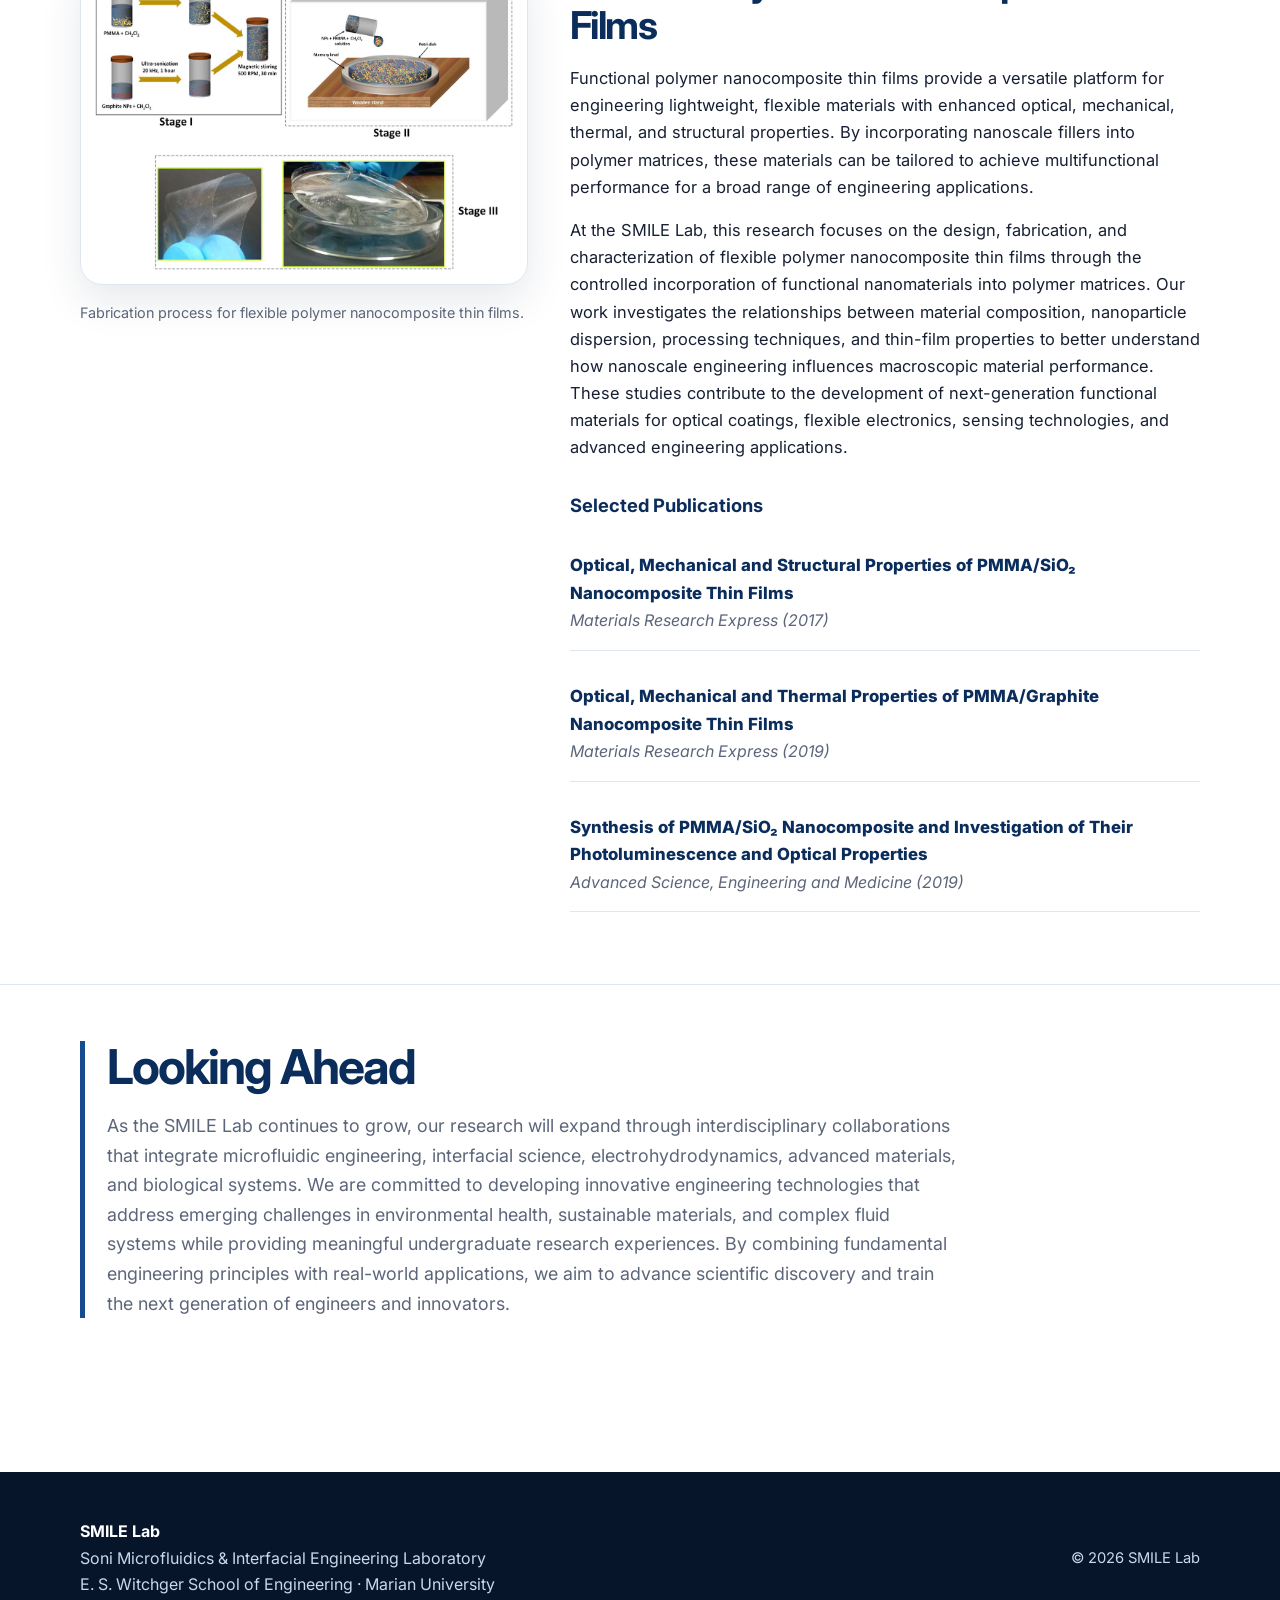
<file: research.html>
<!doctype html>
<html lang="en">
<head>
  <meta charset="utf-8">
  <meta name="viewport" content="width=device-width,initial-scale=1">
  <title>Research | SMILE Lab</title>
  <link rel="preconnect" href="https://fonts.googleapis.com">
  <link rel="preconnect" href="https://fonts.gstatic.com" crossorigin>
  <link href="https://fonts.googleapis.com/css2?family=Inter:wght@400;500;650;750;800;900&display=swap" rel="stylesheet">
  <link rel="stylesheet" href="style.css">
</head>
<body>
<header class="nav">
  <div class="container nav-inner">
    <a class="brand" href="index.html"><span class="brand-mark">S</span><span>SMILE Lab</span></a>
    <button class="menu-btn">Menu</button>
    <nav class="nav-links">
      <a href="index.html">Home</a>
      <a class="active" href="research.html">Research</a>
      <a href="publications.html">Publications</a>
      <a href="people.html">People</a>
      <a href="opportunities.html">Opportunities</a>
      <a href="contact.html">Contact Us</a>
    </nav>
  </div>
</header>

<main>
  <section class="page-hero">
    <div class="container">
      <h1>Research</h1>
      <p>Advancing engineering through interdisciplinary research in microfluidics, electrohydrodynamics, interfacial science, advanced materials, and biological systems.</p>
    </div>
  </section>

  <section class="section-sm">
    <div class="container">
      <h2 class="section-title">Advancing Engineering Through Interdisciplinary Research</h2>
      <p class="section-lead">The SMILE Lab develops innovative engineering technologies to understand and control complex physical and biological systems. Our research integrates microfluidic engineering, electrohydrodynamics, interfacial science, and advanced materials to address challenges in environmental health, sustainable engineering, and fundamental fluid science. Through interdisciplinary collaboration and hands-on undergraduate research, we create technologies that advance scientific discovery while preparing the next generation of engineers.</p>
    </div>
  </section>

  <section class="research-project" id="ehd">
    <div class="container project-grid">
      <figure>
        <img class="project-img" src="project-ehd.png" alt="Time evolution of a concentric compound droplet under an AC electric field">
        <figcaption>Time evolution of a concentric compound droplet subjected to an AC electric field.</figcaption>
      </figure>
      <div>
        <h2>Electrohydrodynamics and Interfacial Engineering of Complex Fluids</h2>
        <p>Understanding how electric fields interact with droplets and complex fluid interfaces is essential for advancing technologies ranging from microfluidics and biomedical devices to food processing, energy systems, and advanced manufacturing. At the SMILE Lab, we investigate the electrohydrodynamics of emulsions and multiphase fluid systems, with particular emphasis on the role of surfactants and proteins in governing droplet deformation, interfacial transport, coalescence, and stability under applied electric fields.</p>
        <p>Through a combination of experimental investigation, theoretical analysis, and fundamental fluid mechanics, our research seeks to develop predictive engineering frameworks that enable precise control of complex fluid systems and inspire next-generation technologies for biomedical, industrial, and environmental applications.</p>
        <h3>Selected Publications</h3>
        <div class="pub-list">
          <div class="pub"><a class="title" href="https://doi.org/10.1063/1.5034171" target="_blank" rel="noopener">Electrohydrodynamics of a Concentric Compound Drop in an AC Electric Field</a><div class="journal">Physics of Fluids 30, 072104 (2018)</div></div>
          <div class="pub"><a class="title" href="https://doi.org/10.1063/1.4996045" target="_blank" rel="noopener">Effect of Conducting Core on the Dynamics of a Compound Drop in an AC Electric Field</a><div class="journal">Physics of Fluids 29, 072103 (2017)</div></div>
          <div class="pub"><a class="title" href="https://doi.org/10.1016/j.elstat.2013.04.008" target="_blank" rel="noopener">Investigation on Dynamics of Double Emulsion Droplet in a Uniform Electric Field</a><div class="journal">Journal of Electrostatics 71, 731–741 (2013)</div></div>
        </div>
      </div>
    </div>
  </section>

  <section class="research-project" id="tox">
    <div class="container project-grid">
      <figure>
        <img class="project-img" src="project-microfluidics.png" alt="Microfluidic platform for multiplexed chemical toxicity assays in C. elegans">
        <figcaption>Microfluidic platform for multiplexed chemical toxicity screening in <em>Caenorhabditis elegans</em>.</figcaption>
      </figure>
      <div>
        <h2>Microfluidic Technologies for Environmental Toxicology and Transgenerational Health</h2>
        <p>Environmental contaminants, including heavy metals, endocrine-disrupting chemicals, pharmaceuticals, and emerging pollutants, pose significant risks to ecosystem and human health through their potential to alter organismal physiology, accelerate functional decline, and influence healthy aging. While conventional toxicological assessments primarily evaluate acute toxicity and immediate physiological responses, the long-term biological consequences of chronic, low-dose exposures—including the extent to which environmentally relevant exposures influence health and functional outcomes across subsequent generations—remain largely unexplored.</p>
        <p>At the SMILE Lab, we develop innovative microfluidic technologies that enable high-throughput, quantitative assessment of environmental toxicants. These platforms integrate with the model organism <em>Caenorhabditis elegans</em> to provide scalable, high-throughput experimental systems for quantitative characterization of dose-dependent biological responses and identification of environmentally relevant, sublethal exposure concentrations that do not produce overt toxicity in the directly exposed generation.</p>
        <p>Building upon this foundation, our current research investigates whether environmentally relevant, sublethal toxicant exposures induce physiological and functional alterations that persist across subsequent generations. By integrating microfluidic engineering, quantitative phenotyping, and longitudinal biological analyses, we seek to establish experimental frameworks for understanding how ancestral environmental exposures influence organismal health, aging trajectories, and transgenerational resilience.</p>
        <h3>Selected Publications</h3>
        <div class="pub-list">
          <div class="pub"><a class="title" href="https://doi.org/10.1039/D5LC01165E" target="_blank" rel="noopener">Microfluidic Well Plates Integrated with Passive Nematode Culture Chambers for Multiplexed Chemical Toxicity Assays in <em>Caenorhabditis elegans</em></a><div class="journal">Lab on a Chip 26, 3083 (2026)</div></div>
          <div class="pub"><a class="title" href="https://www.mdpi.com/2073-4409/12/20/2470" target="_blank" rel="noopener">Spaceflight Induces Strength Decline in <em>Caenorhabditis elegans</em></a><div class="journal">Cells 12, 2470 (2023)</div></div>
        </div>
      </div>
    </div>
  </section>

  <section class="research-project" id="nano">
    <div class="container project-grid">
      <figure>
        <img class="project-img" src="project-nanocomposite.png" alt="Fabrication process for flexible polymer nanocomposite thin films">
        <figcaption>Fabrication process for flexible polymer nanocomposite thin films.</figcaption>
      </figure>
      <div>
        <h2>Flexible Polymer Nanocomposite Thin Films</h2>
        <p>Functional polymer nanocomposite thin films provide a versatile platform for engineering lightweight, flexible materials with enhanced optical, mechanical, thermal, and structural properties. By incorporating nanoscale fillers into polymer matrices, these materials can be tailored to achieve multifunctional performance for a broad range of engineering applications.</p>
        <p>At the SMILE Lab, this research focuses on the design, fabrication, and characterization of flexible polymer nanocomposite thin films through the controlled incorporation of functional nanomaterials into polymer matrices. Our work investigates the relationships between material composition, nanoparticle dispersion, processing techniques, and thin-film properties to better understand how nanoscale engineering influences macroscopic material performance. These studies contribute to the development of next-generation functional materials for optical coatings, flexible electronics, sensing technologies, and advanced engineering applications.</p>
        <h3>Selected Publications</h3>
        <div class="pub-list">
          <div class="pub"><a class="title" href="https://doi.org/10.1088/2053-1591/aa6f03" target="_blank" rel="noopener">Optical, Mechanical and Structural Properties of PMMA/SiO₂ Nanocomposite Thin Films</a><div class="journal">Materials Research Express (2017)</div></div>
          <div class="pub"><a class="title" href="https://doi.org/10.1088/2053-1591/ab1dbe" target="_blank" rel="noopener">Optical, Mechanical and Thermal Properties of PMMA/Graphite Nanocomposite Thin Films</a><div class="journal">Materials Research Express (2019)</div></div>
          <div class="pub"><a class="title" href="https://doi.org/10.1166/asem.2019.2326" target="_blank" rel="noopener">Synthesis of PMMA/SiO₂ Nanocomposite and Investigation of Their Photoluminescence and Optical Properties</a><div class="journal">Advanced Science, Engineering and Medicine (2019)</div></div>
        </div>
      </div>
    </div>
  </section>

  <section class="section-sm">
    <div class="container">
      <div class="highlight">
        <h2 class="section-title">Looking Ahead</h2>
        <p class="section-lead">As the SMILE Lab continues to grow, our research will expand through interdisciplinary collaborations that integrate microfluidic engineering, interfacial science, electrohydrodynamics, advanced materials, and biological systems. We are committed to developing innovative engineering technologies that address emerging challenges in environmental health, sustainable materials, and complex fluid systems while providing meaningful undergraduate research experiences. By combining fundamental engineering principles with real-world applications, we aim to advance scientific discovery and train the next generation of engineers and innovators.</p>
      </div>
    </div>
  </section>
</main>

<footer class="footer"><div class="container footer-grid"><div><strong>SMILE Lab</strong><br>Soni Microfluidics &amp; Interfacial Engineering Laboratory<br>E. S. Witchger School of Engineering · Marian University</div><div class="small">© 2026 SMILE Lab</div></div></footer>
<script src="main.js"></script>
</body>
</html>
</file>
<file: style.css>
:root{
  --blue:#0b2d5c;
  --blue-2:#164b8f;
  --sky:#eaf3ff;
  --text:#172033;
  --muted:#5c667a;
  --line:#dfe6ef;
  --card:#ffffff;
  --bg:#f7f9fc;
  --shadow:0 16px 40px rgba(14,36,70,.10);
}
*{box-sizing:border-box}
html{scroll-behavior:smooth}
body{margin:0;font-family:Inter,system-ui,-apple-system,Segoe UI,Roboto,Arial,sans-serif;color:var(--text);background:white;line-height:1.65}
a{color:var(--blue-2);text-decoration:none}a:hover{text-decoration:underline}
.container{width:min(1120px,92vw);margin:0 auto}
.nav{position:sticky;top:0;z-index:20;background:rgba(255,255,255,.94);backdrop-filter:blur(12px);border-bottom:1px solid var(--line)}
.nav-inner{height:74px;display:flex;align-items:center;justify-content:space-between;gap:24px}
.brand{display:flex;align-items:center;gap:10px;font-weight:800;letter-spacing:.02em;color:var(--blue);font-size:1.08rem}.brand-mark{width:34px;height:34px;border-radius:10px;background:linear-gradient(135deg,var(--blue),#2f77c9);display:grid;place-items:center;color:white;font-weight:900}.brand:hover{text-decoration:none}.nav-links{display:flex;align-items:center;gap:28px}.nav-links a{font-weight:650;color:#23304a;font-size:.96rem}.nav-links a.active,.nav-links a:hover{color:var(--blue-2);text-decoration:none}.menu-btn{display:none;border:1px solid var(--line);background:white;border-radius:10px;padding:10px 12px;color:var(--blue);font-weight:800}
.hero{position:relative;min-height:680px;display:flex;align-items:center;overflow:hidden;background:#07152b}.hero::before{content:"";position:absolute;inset:0;background:linear-gradient(90deg,rgba(7,21,43,.88),rgba(7,21,43,.54),rgba(7,21,43,.10));z-index:1}.hero img{position:absolute;inset:0;width:100%;height:100%;object-fit:cover}.hero-content{position:relative;z-index:2;color:white;max-width:720px;padding:90px 0}.eyebrow{letter-spacing:.14em;text-transform:uppercase;font-weight:800;font-size:.78rem;color:#9ed0ff}.hero h1{font-size:clamp(3.2rem,7vw,6.8rem);line-height:.92;margin:14px 0 14px;letter-spacing:-.06em}.hero .subtitle{font-size:clamp(1.15rem,2vw,1.55rem);font-weight:600;max-width:760px;color:#eaf4ff}.hero .tagline{font-size:1.05rem;max-width:620px;color:#d5e6f7;margin:24px 0 34px}.btn-row{display:flex;flex-wrap:wrap;gap:14px}.btn{display:inline-flex;align-items:center;justify-content:center;gap:8px;border-radius:999px;padding:13px 22px;font-weight:800;border:1px solid transparent;transition:.2s ease}.btn-primary{background:var(--blue-2);color:white}.btn-primary:hover{background:#0e3b73;text-decoration:none;color:white;transform:translateY(-1px)}.btn-light{background:white;color:var(--blue)}.btn-light:hover{background:#f2f7ff;text-decoration:none;transform:translateY(-1px)}.btn-outline{border-color:var(--blue-2);color:var(--blue);background:white}.btn-outline:hover{background:var(--sky);text-decoration:none}
section{padding:82px 0}.section-sm{padding:56px 0}.section-title{font-size:clamp(2rem,4vw,3rem);line-height:1.08;letter-spacing:-.04em;color:var(--blue);margin:0 0 18px}.section-lead{font-size:1.12rem;color:var(--muted);max-width:850px;margin:0 0 28px}.kicker{font-size:.78rem;letter-spacing:.14em;text-transform:uppercase;font-weight:850;color:var(--blue-2);margin-bottom:12px}.grid-3{display:grid;grid-template-columns:repeat(3,1fr);gap:22px}.grid-2{display:grid;grid-template-columns:repeat(2,1fr);gap:34px}.card{background:var(--card);border:1px solid var(--line);border-radius:22px;padding:28px;box-shadow:0 8px 24px rgba(20,44,83,.06)}.card h3{margin:0 0 10px;color:var(--blue);font-size:1.3rem;line-height:1.22}.card p{margin:0;color:var(--muted)}.icon{width:44px;height:44px;border-radius:14px;background:var(--sky);display:grid;place-items:center;color:var(--blue-2);font-size:1.45rem;margin-bottom:18px}.muted{color:var(--muted)}.split{display:grid;grid-template-columns:1fr 1fr;gap:46px;align-items:center}.feature-img{width:100%;border-radius:24px;border:1px solid var(--line);box-shadow:var(--shadow);background:white}.pale{background:var(--bg)}.highlight{border-left:5px solid var(--blue-2);padding-left:22px}.news-list{display:grid;gap:14px}.news-item{padding:18px 0;border-bottom:1px solid var(--line)}.news-item strong{color:var(--blue)}.cta{background:linear-gradient(135deg,var(--blue),#174f99);color:white;border-radius:28px;padding:44px;box-shadow:var(--shadow)}.cta h2{margin:0 0 10px;font-size:2rem}.cta p{color:#d7e9ff;margin:0 0 20px}.page-hero{background:linear-gradient(135deg,#f6f9ff,#ffffff);border-bottom:1px solid var(--line);padding:74px 0 46px}.page-hero h1{font-size:clamp(2.7rem,5vw,4.7rem);line-height:1;margin:0 0 18px;color:var(--blue);letter-spacing:-.055em}.page-hero p{font-size:1.15rem;max-width:850px;color:var(--muted);margin:0}.project{padding:70px 0;border-bottom:1px solid var(--line)}.project:first-of-type{padding-top:30px}.project figure{margin:0 0 30px}.project figcaption{font-size:.93rem;color:var(--muted);margin-top:10px}.project h2{font-size:clamp(2rem,3vw,3rem);line-height:1.12;color:var(--blue);letter-spacing:-.04em;margin:0 0 18px}.project p{font-size:1.05rem;max-width:980px}.pub-list{display:grid;gap:16px;margin-top:16px}.pub{padding:16px 0;border-bottom:1px solid var(--line)}.pub a.title{font-weight:800;color:var(--blue);font-size:1.05rem}.pub .journal{color:var(--muted);font-style:italic}.pub-year{font-size:2rem;color:var(--blue);letter-spacing:-.03em;margin:46px 0 8px}.profile{display:grid;grid-template-columns:340px 1fr;gap:48px;align-items:start}.headshot{width:100%;aspect-ratio:4/5;object-fit:cover;object-position:62% 45%;border-radius:24px;box-shadow:var(--shadow);border:1px solid var(--line)}.profile h2{font-size:2.5rem;color:var(--blue);margin:0 0 8px;line-height:1.1}.profile .role{font-weight:700;color:#263552}.profile-links{display:flex;flex-wrap:wrap;gap:12px;margin-top:24px}.chip{display:inline-flex;align-items:center;gap:8px;border:1px solid var(--line);background:white;border-radius:999px;padding:9px 14px;font-weight:750;color:var(--blue)}.chip:hover{text-decoration:none;background:var(--sky)}.simple-section{padding:36px 0;border-top:1px solid var(--line)}.simple-section h2{color:var(--blue);margin:0 0 8px}.opportunity-card{padding:28px;border:1px solid var(--line);border-radius:22px;background:white}.contact-grid{display:grid;grid-template-columns:repeat(4,1fr);gap:16px;margin-top:28px}.contact-card{background:white;border:1px solid var(--line);border-radius:20px;padding:24px;min-height:150px}.contact-card h3{margin:0 0 12px;color:var(--blue);font-size:1.08rem}.footer{background:#07152b;color:#c9d8ea;padding:46px 0;margin-top:70px}.footer a{color:#ddecff}.footer .footer-grid{display:flex;align-items:center;justify-content:space-between;gap:24px}.footer strong{color:white}.small{font-size:.92rem}.notice{padding:14px 18px;background:#fff8e8;border:1px solid #f3db9c;border-radius:14px;color:#5a4212;margin:20px 0}.no-top{margin-top:0}

/* Research page two-column project layout */
.research-project{padding:72px 0;border-bottom:1px solid var(--line)}
.research-project .project-grid{display:grid;grid-template-columns:minmax(260px,40%) 1fr;gap:42px;align-items:start}
.research-project figure{margin:0;position:sticky;top:94px}
.research-project .project-img{width:100%;max-height:390px;object-fit:contain;border-radius:22px;border:1px solid var(--line);box-shadow:var(--shadow);background:#fff;padding:14px}
.research-project figcaption{font-size:.9rem;color:var(--muted);margin-top:10px;line-height:1.5}
.research-project h2{font-size:clamp(1.85rem,3vw,2.75rem);line-height:1.12;color:var(--blue);letter-spacing:-.04em;margin:0 0 18px}
.research-project p{font-size:1.03rem;margin:0 0 16px}
.research-project h3{margin:28px 0 6px;color:var(--blue);font-size:1.15rem}
@media(max-width:900px){.research-project{padding:52px 0}.research-project .project-grid{grid-template-columns:1fr;gap:24px}.research-project figure{position:static}.research-project .project-img{max-height:none}}

@media(max-width:900px){.nav-inner{height:auto;padding:14px 0;align-items:flex-start}.menu-btn{display:block}.nav-links{display:none;position:absolute;left:4vw;right:4vw;top:64px;background:white;border:1px solid var(--line);box-shadow:var(--shadow);border-radius:16px;padding:16px;flex-direction:column;align-items:flex-start;gap:12px}.nav-links.open{display:flex}.hero{min-height:590px}.grid-3,.grid-2,.split,.profile,.contact-grid{grid-template-columns:1fr}.profile{gap:24px}.headshot{max-width:360px}.footer .footer-grid{flex-direction:column;align-items:flex-start}.project{padding:48px 0}section{padding:58px 0}.cta{padding:30px}.hero h1{font-size:4rem}}
@media(max-width:540px){.hero{min-height:560px}.hero::before{background:rgba(7,21,43,.72)}.btn{width:100%}.card{padding:22px}.page-hero{padding:54px 0 36px}.hero h1{font-size:3.2rem}.nav-links{top:62px}.contact-card{min-height:auto}}
</file>
